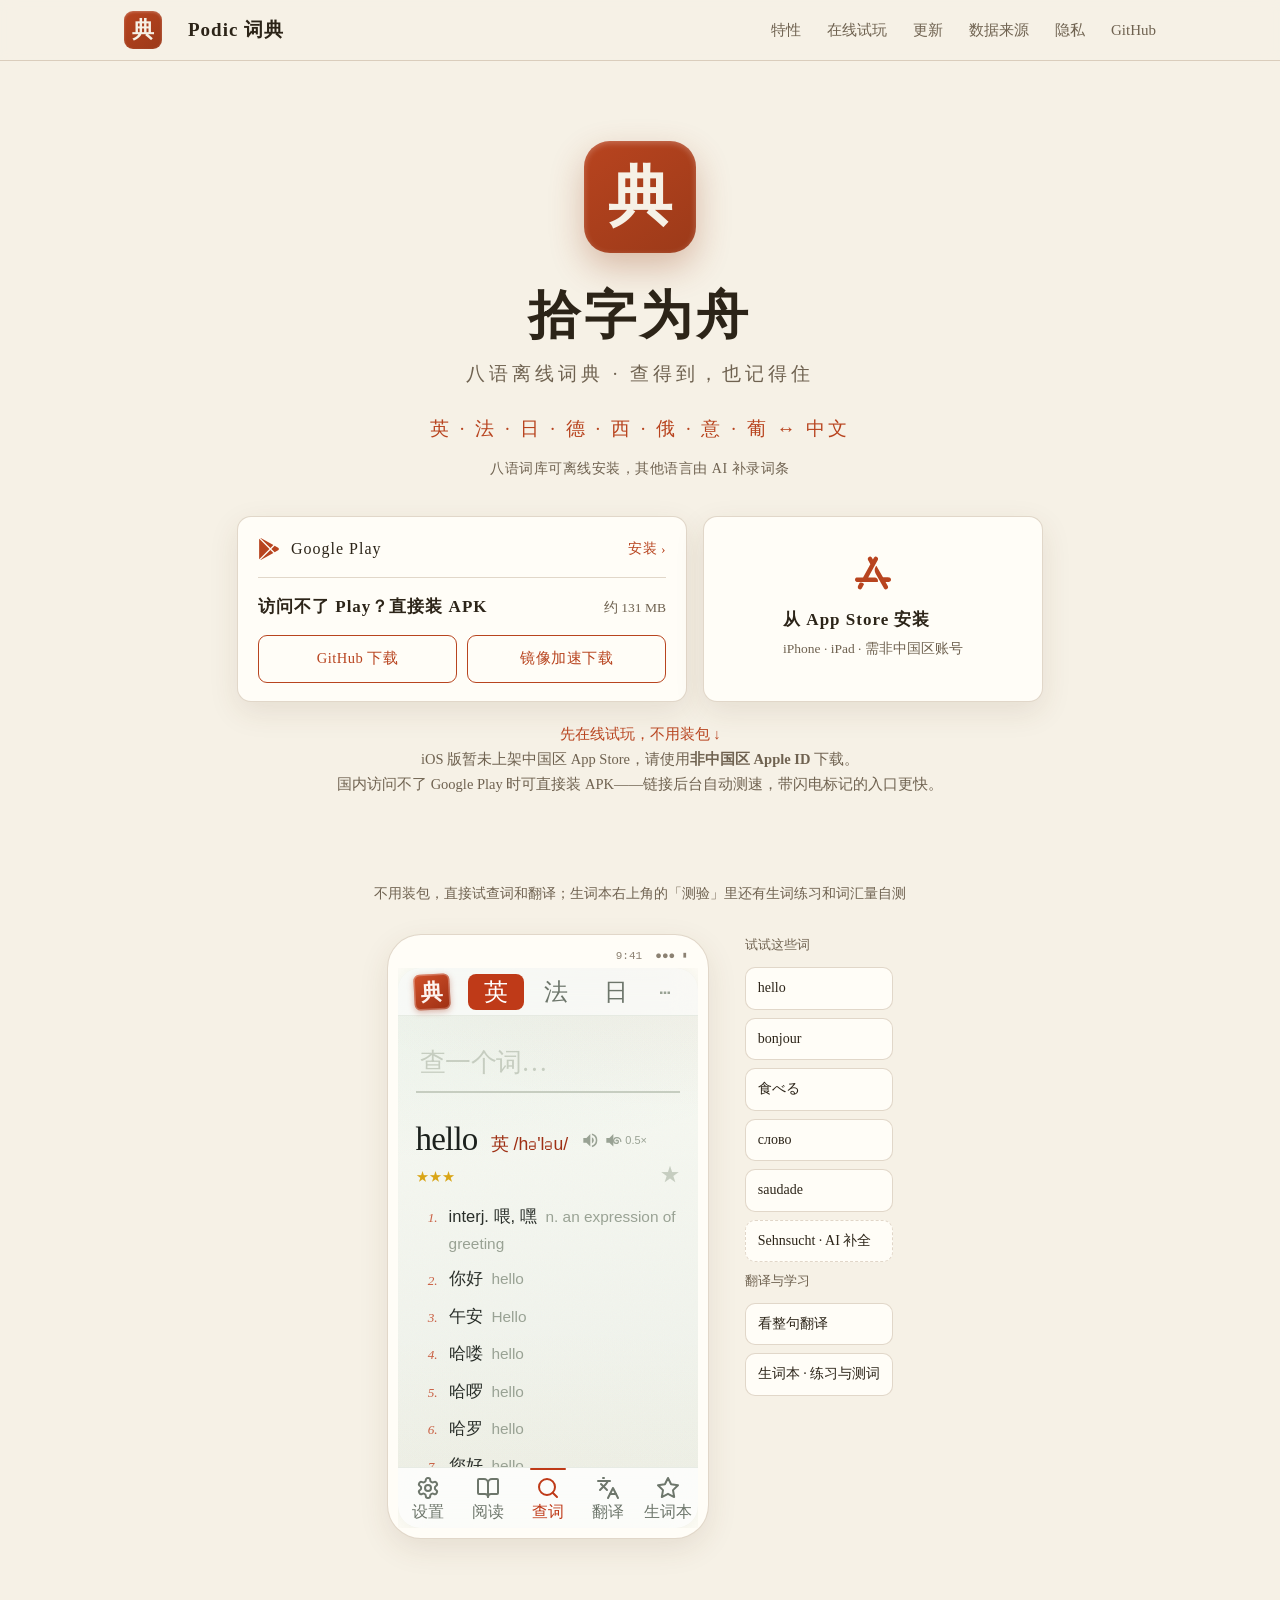
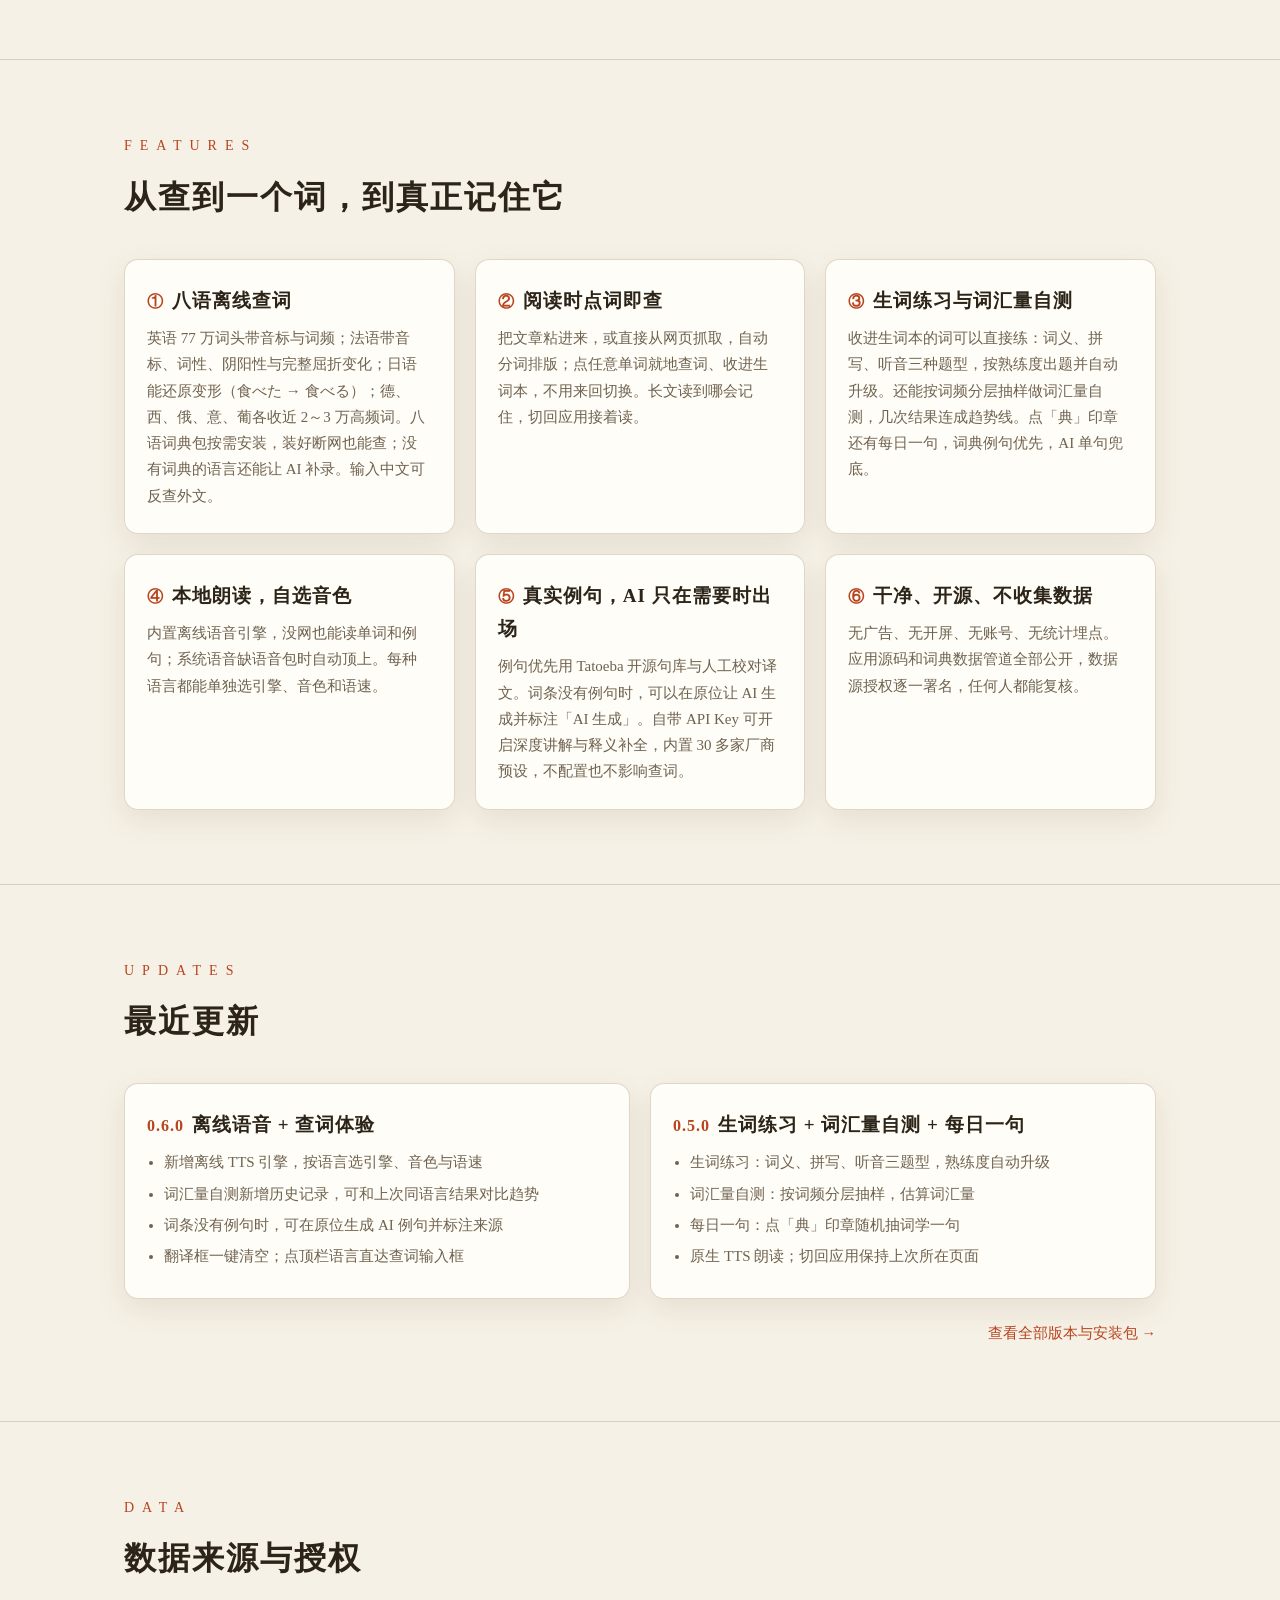
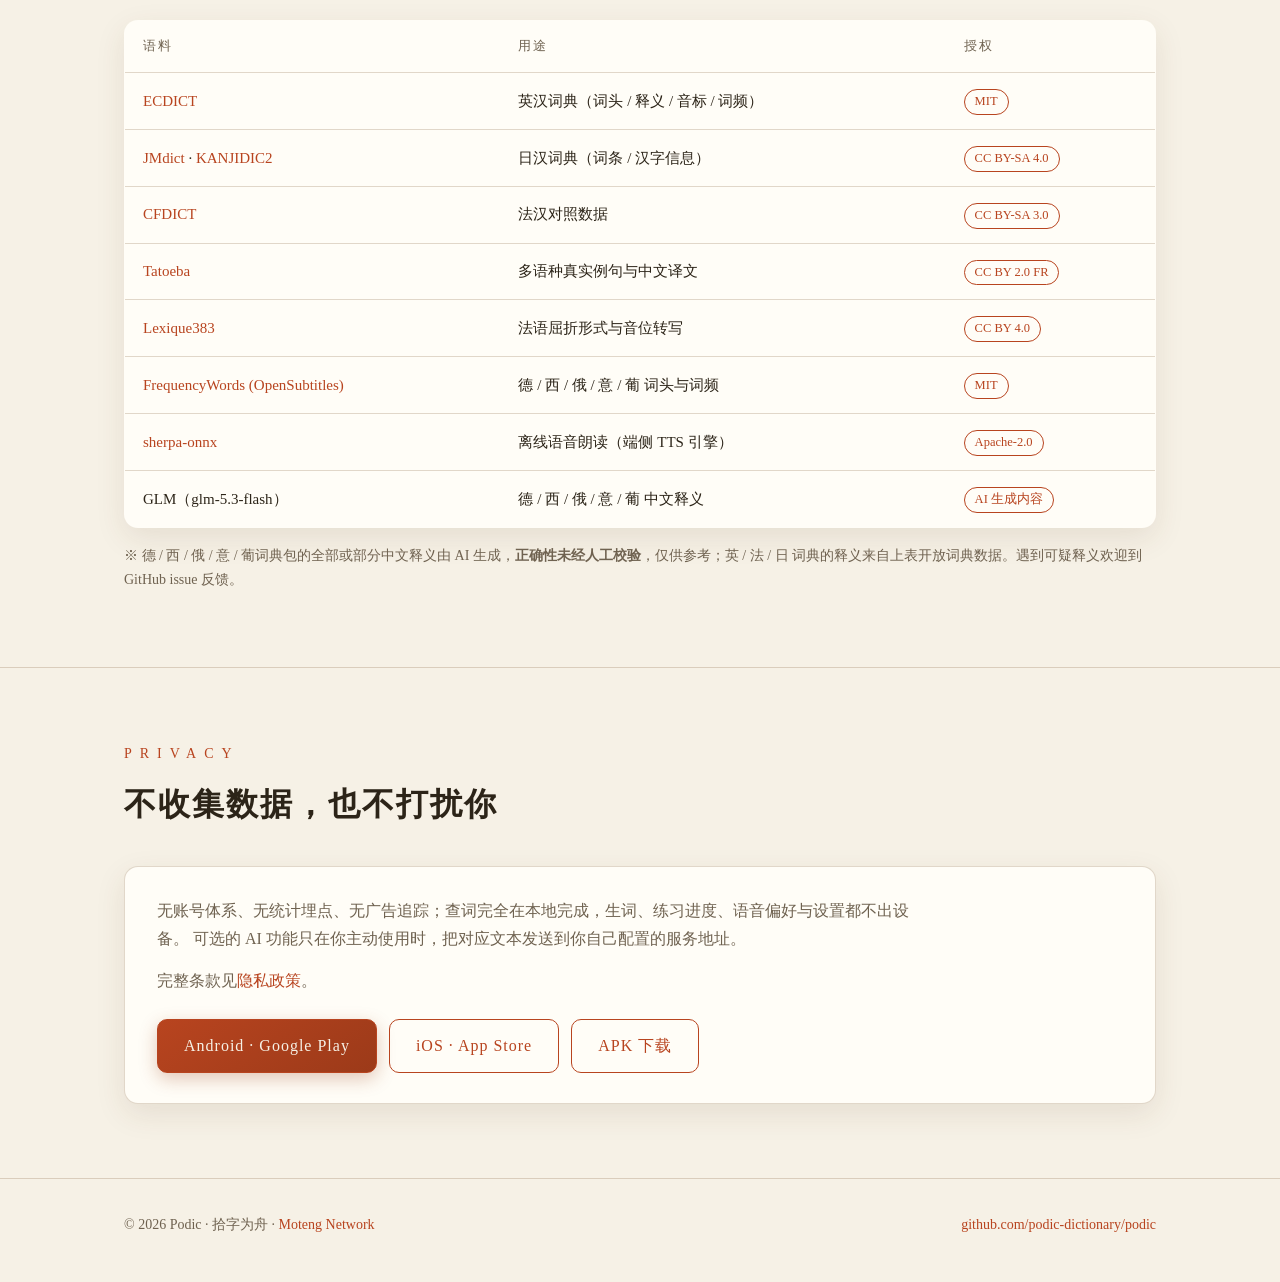
<file: index.html>
<!doctype html>
<html lang="zh-CN">
<head>
<meta charset="utf-8">
<meta name="viewport" content="width=device-width, initial-scale=1">
<title>Podic 词典 · 拾字为舟 — 八语离线词典、朗读、生词练习与词汇量自测</title>
<meta name="description" content="Podic 是一款干净清爽的开源词典：英、法、日、德、西、俄、意、葡八语离线查词，支持本地朗读、生词练习、词汇量自测与每日一句，例句来自真实语料，可选 AI 增强。无广告、无账号、不收集任何数据。Android 与 iOS 均可下载。">
<link rel="canonical" href="https://podic.oh-my-term.cn/">
<meta property="og:title" content="Podic 词典 · 拾字为舟 — 八语离线词典">
<meta property="og:description" content="八语离线查词、本地朗读、生词练习、词汇量自测与每日一句。无广告、无账号、不收集任何数据。">
<meta property="og:url" content="https://podic.oh-my-term.cn/">
<meta property="og:type" content="website">
<meta property="og:image" content="https://podic.oh-my-term.cn/assets/og.png">
<meta name="twitter:card" content="summary_large_image">
<meta name="twitter:image" content="https://podic.oh-my-term.cn/assets/og.png">
<meta name="theme-color" content="#f6f1e6">
<link rel="icon" type="image/png" href="assets/icon.png">
<style>
:root{
  --paper:#f6f1e6; --paper-2:#efe7d4; --ink:#2c2418; --ink-soft:#6f6250;
  --seal:#b8441f; --seal-deep:#9c3a19; --line:rgba(120,80,40,.22);
  --card:#fffdf7; --card-shadow:0 10px 30px rgba(90,60,30,.10);
}
@media (prefers-color-scheme: dark){
  :root{
    --paper:#171310; --paper-2:#1f1a15; --ink:#ece4d4; --ink-soft:#a4977f;
    --seal:#d4552a; --seal-deep:#b8441f; --line:rgba(210,170,120,.20);
    --card:#211b15; --card-shadow:0 10px 30px rgba(0,0,0,.45);
  }
}
*{margin:0;padding:0;box-sizing:border-box}
html{scroll-behavior:smooth}
body{
  font-family:"Noto Serif SC","Source Han Serif SC","Songti SC",STSong,Georgia,serif;
  background:
    radial-gradient(1200px 500px at 85% -10%, var(--paper-2), transparent 60%),
    var(--paper);
  color:var(--ink); line-height:1.75;
}
.wrap{max-width:1080px;margin:0 auto;padding:0 24px}
a{color:var(--seal);text-decoration:none}
a:hover{text-decoration:underline}

/* nav */
nav{position:sticky;top:0;z-index:9;backdrop-filter:blur(8px);
  background:color-mix(in srgb, var(--paper) 82%, transparent);border-bottom:1px solid var(--line)}
nav .wrap{display:flex;align-items:center;gap:26px;height:60px}
.seal{width:38px;height:38px;border-radius:9px;flex:none;
  background:linear-gradient(145deg,var(--seal),var(--seal-deep));
  color:#f6f1e6;display:flex;align-items:center;justify-content:center;
  font-size:22px;font-weight:700;box-shadow:inset 0 1px 3px rgba(255,255,255,.28)}
.brand{font-weight:700;font-size:19px;letter-spacing:1px;margin-right:auto}
nav a.item{color:var(--ink-soft);font-size:15px}
nav a.item:hover{color:var(--seal);text-decoration:none}
@media (max-width:640px){
  nav .wrap{gap:12px;height:56px}
  nav a.item{font-size:13.5px}
  nav a.item.secondary{display:none}
  .brand{display:none}
  .langs{font-size:16px;letter-spacing:1px;line-height:1.9}
}

/* hero：用 header.wrap 提高优先级，否则被 .wrap 的 padding 覆盖成 0 */
header.wrap{padding:80px 24px 64px;text-align:center}
@media (max-width:640px){header.wrap{padding:52px 24px 48px}}
.hero-seal{width:112px;height:112px;border-radius:26px;margin:0 auto 30px;
  background:linear-gradient(145deg,var(--seal),var(--seal-deep));
  color:#f6f1e6;display:flex;align-items:center;justify-content:center;font-size:64px;font-weight:700;
  box-shadow:0 14px 34px rgba(150,60,20,.30), inset 0 2px 6px rgba(255,255,255,.25)}
h1{font-size:52px;letter-spacing:4px;line-height:1.25}
h1 small{display:block;font-size:19px;color:var(--ink-soft);letter-spacing:4px;margin-top:14px;font-weight:400}
@media (max-width:640px){h1 small{font-size:16px;letter-spacing:2px}}
.langs{margin:26px 0 38px;color:var(--seal);font-size:19px;letter-spacing:3px}
.cta{display:flex;gap:16px;justify-content:center;flex-wrap:wrap;align-items:stretch}
.btn{display:inline-flex;align-items:center;gap:9px;padding:12px 26px;border-radius:10px;
  border:1.5px solid var(--seal);font-size:16px;letter-spacing:1px}
.btn.solid{background:linear-gradient(145deg,var(--seal),var(--seal-deep));color:#f6f1e6;
  box-shadow:0 6px 18px rgba(150,60,20,.28)}
.btn.solid:hover{text-decoration:none;transform:translateY(-1px)}
.btn.ghost{color:var(--seal)}
.btn.ghost:hover{background:color-mix(in srgb, var(--seal) 8%, transparent);text-decoration:none}
button.btn{font-family:inherit;cursor:pointer;background:none}
.ver{font:12.5px/1 ui-monospace,SFMono-Regular,Consolas,monospace;opacity:.85}
.ver:empty{display:none}
.cta-note{margin-top:20px;color:var(--ink-soft);font-size:14.5px}

/* 平台卡片：Google Play 卡（商店入口 + APK 备用下载）与 iOS 卡（App Store） */
.dl-card{width:100%;max-width:450px;background:var(--card);border:1px solid var(--line);
  border-radius:14px;box-shadow:var(--card-shadow);padding:18px 20px;text-align:left;
  display:flex;flex-direction:column}
.store-row{display:flex;align-items:center;gap:11px;width:100%;padding:0 0 14px;
  margin-bottom:14px;border:0;border-bottom:1px solid var(--line);background:none;
  color:var(--ink);font:inherit;font-size:16px;letter-spacing:1px;cursor:pointer;text-align:left}
.store-row:hover{color:var(--seal);text-decoration:none}
.store-row .icon{width:22px;height:22px;flex:none;color:var(--seal)}
.store-row .hint{margin-left:auto;color:var(--seal);font-size:13.5px;letter-spacing:.5px}
.ios-card{max-width:340px;display:flex;align-items:center;justify-content:center;gap:14px;
  color:var(--ink);text-decoration:none;padding:18px 24px}
.ios-card:hover{text-decoration:none;color:var(--seal);
  background:color-mix(in srgb, var(--seal) 5%, var(--card))}
.ios-card .icon{width:36px;height:36px;flex:none;color:var(--seal)}
.ios-card b{display:block;font-size:17px;letter-spacing:1px}
.ios-card span{color:var(--ink-soft);font-size:13.5px}
.dl-head{display:flex;align-items:baseline;justify-content:space-between;gap:12px;margin-bottom:14px}
.dl-head b{font-size:17px;letter-spacing:1px}
.dl-head span{color:var(--ink-soft);font-size:13.5px}
.dl-actions{display:flex;gap:10px;flex-wrap:wrap}
.dl-btn{display:inline-flex;align-items:center;justify-content:center;flex:1;gap:8px;padding:10px 16px;border-radius:9px;
  border:1.5px solid var(--seal);color:var(--seal);font-size:14.5px;letter-spacing:.5px;
  transition:background .15s,transform .15s;white-space:nowrap}
.dl-btn:hover{background:color-mix(in srgb, var(--seal) 8%, transparent);text-decoration:none;transform:translateY(-1px)}
.dl-btn.faster{order:-1;background:linear-gradient(145deg,var(--seal),var(--seal-deep));
  color:#f6f1e6;box-shadow:0 6px 18px rgba(150,60,20,.28)}
.dl-btn.faster:hover{background:linear-gradient(145deg,var(--seal),var(--seal-deep))}
.dl-btn .spd{display:none;flex:none}
.dl-btn.faster .spd{display:block}
.dl-btn.faster .spd .streak{animation:streak .5s ease-in-out infinite alternate}
@keyframes streak{from{opacity:.25;transform:translateX(-2px)}to{opacity:.95;transform:translateX(1px)}}

/* 在线试玩 */
.shots{padding:20px 0 90px}

/* sections */
section{padding:74px 0;border-top:1px solid var(--line)}
.kicker{color:var(--seal);letter-spacing:8px;font-size:14px;margin-bottom:10px}
h2{font-size:32px;letter-spacing:2px;margin-bottom:34px}

.grid{display:grid;grid-template-columns:repeat(3,1fr);gap:20px}
.grid.two{grid-template-columns:repeat(2,1fr)}
@media (max-width:760px){.grid,.grid.two{grid-template-columns:1fr}h1{font-size:38px}}
.card{background:var(--card);border:1px solid var(--line);border-radius:14px;
  padding:24px 22px;box-shadow:var(--card-shadow)}
.card h3{font-size:19px;margin-bottom:8px;letter-spacing:1px}
.card h3 em{font-style:normal;color:var(--seal);margin-right:8px;font-size:16px}
.card p{color:var(--ink-soft);font-size:15px}
.card ul{margin:0;padding-left:1.15em;color:var(--ink-soft);font-size:15px}
.card li{margin:5px 0}
.more{margin-top:22px;font-size:14.5px;text-align:right}
.endcta{display:flex;gap:12px;flex-wrap:wrap;margin-top:24px}

table{width:100%;border-collapse:collapse;background:var(--card);border:1px solid var(--line);
  border-radius:14px;overflow:hidden;box-shadow:var(--card-shadow)}
th,td{padding:14px 18px;text-align:left;font-size:15px;border-bottom:1px solid var(--line)}
th{color:var(--ink-soft);font-weight:400;letter-spacing:2px;font-size:13px}
tr:last-child td{border-bottom:none}
.tag{display:inline-block;padding:1px 10px;border-radius:99px;font-size:12.5px;
  border:1px solid var(--seal);color:var(--seal);white-space:nowrap}

.priv{background:var(--card);border:1px solid var(--line);border-radius:14px;
  padding:30px 32px;box-shadow:var(--card-shadow)}
.priv p{color:var(--ink-soft);max-width:760px}

footer{border-top:1px solid var(--line);padding:34px 0 44px;color:var(--ink-soft);font-size:14px}
footer .wrap{display:flex;justify-content:space-between;gap:16px;flex-wrap:wrap}

/* 可交互 demo：iframe 内嵌真实前端（./demo/），landing 只提供手机框与词条 chips */
.langs-note{margin:-26px 0 34px;color:var(--ink-soft);font-size:14px;letter-spacing:.5px}
.demo-hint{text-align:center;color:var(--ink-soft);font-size:14px;max-width:680px;margin:0 auto 18px}
.demo{display:flex;gap:36px;justify-content:center;align-items:flex-start;flex-wrap:wrap;padding:10px 0 30px}
.demo-phone{width:322px;border-radius:34px;padding:10px;background:var(--card);border:1px solid var(--line);
  box-shadow:var(--card-shadow);overflow:hidden}
.demo-status{font:11px/1 ui-monospace,monospace;color:var(--ink-soft);padding:6px 10px 6px;text-align:right;opacity:.8}
.demo-phone iframe{display:block;width:100%;height:560px;border:0;border-radius:22px;background:var(--card)}
.demo-side{max-width:200px}
.demo-side-t{font-size:13px;color:var(--ink-soft);margin:0 0 10px}
.chip{display:block;width:100%;margin-bottom:8px;padding:8px 12px;border-radius:10px;border:1px solid var(--line);
  background:var(--card);color:var(--ink);font:inherit;font-size:14px;text-align:left;cursor:pointer}
.chip:hover{border-color:var(--seal);color:var(--seal)}
.chip.ai{border-style:dashed}

</style>
</head>
<body>

<nav><div class="wrap">
  <div class="seal">典</div>
  <div class="brand">Podic 词典</div>
  <a class="item" href="#features">特性</a>
  <a class="item" href="#demo">在线试玩</a>
  <a class="item" href="#updates">更新</a>
  <a class="item secondary" href="#data">数据来源</a>
  <a class="item" href="#privacy">隐私</a>
  <a class="item" href="https://github.com/podic-dictionary/podic">GitHub</a>
</div></nav>

<header class="wrap">
  <div class="hero-seal">典</div>
  <h1>拾字为舟<small>八语离线词典 · 查得到，也记得住</small></h1>
  <div class="langs">英 · 法 · 日 · 德 · 西 · 俄 · 意 · 葡 ↔ 中文</div>
  <p class="langs-note">八语词库可离线安装，其他语言由 AI 补录词条</p>
  <div class="cta">
    <div class="dl-card">
      <a class="store-row" href="https://play.google.com/store/apps/details?id=com.felix021.podic">
        <svg class="icon" viewBox="0 0 24 24" fill="currentColor" aria-hidden="true"><path d="M22.018 13.298l-3.919 2.218-3.515-3.493 3.543-3.521 3.891 2.202a1.49 1.49 0 0 1 0 2.594zM1.337.924a1.486 1.486 0 0 0-.112.568v21.017c0 .217.045.419.124.6l11.155-11.087L1.337.924zm12.207 10.065l3.258-3.238L3.45.195a1.466 1.466 0 0 0-.946-.179l11.04 10.973zm0 2.067l-11 10.933c.298.036.612-.016.906-.183l13.324-7.54-3.23-3.21z"/></svg>
        Google Play<span class="hint">安装 ›</span>
      </a>
      <div class="dl-head">
        <b>访问不了 Play？直接装 APK</b>
        <span><span class="ver" data-release-version></span>约 <span data-release-size>131</span> MB</span>
      </div>
      <div class="dl-actions">
        <a class="dl-btn" data-release-asset href="https://github.com/podic-dictionary/podic/releases/latest"
           title="GitHub 官方直链">GitHub 下载<svg class="spd" viewBox="0 0 30 16" width="26" height="14" aria-hidden="true"><g class="streak" fill="none" stroke="currentColor" stroke-width="1.6" stroke-linecap="round"><path d="M11 5H6"/><path d="M10 8.5H4.5"/><path d="M11 12H7"/></g><path d="M23 1l-8 8h4.2L16.7 15 25 7h-4.2z" fill="currentColor"/></svg></a>
        <a class="dl-btn" data-release-mirror href="https://github.com/podic-dictionary/podic/releases/latest"
           title="ghproxy 镜像加速">镜像加速下载<svg class="spd" viewBox="0 0 30 16" width="26" height="14" aria-hidden="true"><g class="streak" fill="none" stroke="currentColor" stroke-width="1.6" stroke-linecap="round"><path d="M11 5H6"/><path d="M10 8.5H4.5"/><path d="M11 12H7"/></g><path d="M23 1l-8 8h4.2L16.7 15 25 7h-4.2z" fill="currentColor"/></svg></a>
      </div>
    </div>
    <a class="dl-card ios-card" href="https://apps.apple.com/app/podic-dictionary/id6814098026">
      <svg class="icon" viewBox="0 0 24 24" fill="currentColor" aria-hidden="true"><path d="M8.8086 14.9194l6.1107-11.0368c.0837-.1513.1682-.302.2437-.4584.0685-.142.1267-.2854.1646-.4403.0803-.3259.0588-.6656-.066-.9767-.1238-.3095-.3417-.5678-.6201-.7355a1.4175 1.4175 0 0 0-.921-.1924c-.3207.043-.6135.1935-.8443.4288-.1094.1118-.1996.2361-.2832.369-.092.1463-.175.2979-.259.4492l-.3864.6979-.3865-.6979c-.0837-.1515-.1667-.303-.2587-.4492-.0837-.1329-.1739-.2572-.2835-.369-.2305-.2353-.5233-.3857-.844-.429a1.4181 1.4181 0 0 0-.921.1926c-.2784.1677-.4964.426-.6203.7355-.1246.311-.1461.6508-.066.9767.038.155.0962.2984.1648.4403.0753.1564.1598.307.2437.4584l1.248 2.2543-4.8625 8.7825H2.0295c-.1676 0-.3351-.0007-.5026.0092-.1522.009-.3004.0284-.448.0714-.3108.0906-.5822.2798-.7783.548-.195.2665-.3006.5929-.3006.9279 0 .3352.1057.6612.3006.9277.196.2683.4675.4575.7782.548.1477.043.296.0623.4481.0715.1675.01.335.009.5026.009h13.0974c.0171-.0357.059-.1294.1-.2697.415-1.4151-.6156-2.843-2.0347-2.843zM3.113 18.5418l-.7922 1.5008c-.0818.1553-.1644.31-.2384.4705-.067.1458-.124.293-.1611.452-.0785.3346-.0576.6834.0645 1.0029.1212.3175.3346.583.607.7549.2727.172.5891.2416.9013.1975.3139-.044.6005-.1986.8263-.4402.1072-.1148.1954-.2424.2772-.3787.0902-.1503.1714-.3059.2535-.4612L6 19.4636c-.0896-.149-.9473-1.4704-2.887-.9218m20.5861-3.0056a1.4707 1.4707 0 0 0-.779-.5407c-.1476-.0425-.2961-.0616-.4483-.0705-.1678-.0099-.3352-.0091-.503-.0091H18.648l-4.3891-7.817c-.6655.7005-.9632 1.485-1.0773 2.1976-.1655 1.0333.0367 2.0934.546 3.0004l5.2741 9.3933c.084.1494.167.299.2591.4435.0837.131.1739.2537.2836.364.231.2323.5238.3809.8449.4232.3192.0424.643-.0244.9217-.1899.2784-.1653.4968-.4204.621-.7257.1246-.3072.146-.6425.0658-.9641-.0381-.1529-.0962-.2945-.165-.4346-.0753-.1543-.1598-.303-.2438-.4524l-1.216-2.1662h1.596c.1677 0 .3351.0009.5029-.009.1522-.009.3007-.028.4483-.0705a1.4707 1.4707 0 0 0 .779-.5407A1.5386 1.5386 0 0 0 24 16.452a1.539 1.539 0 0 0-.3009-.9158Z"/></svg>
      <div><b>从 App Store 安装</b><span>iPhone · iPad · 需非中国区账号</span></div>
    </a>
  </div>
  <p class="cta-note">
    <a href="#demo">先在线试玩，不用装包 ↓</a><br>
    iOS 版暂未上架中国区 App Store，请使用<b>非中国区 Apple ID</b> 下载。<br>
    国内访问不了 Google Play 时可直接装 APK——链接后台自动测速，带闪电标记的入口更快。
  </p>
</header>

<!-- 可交互 demo：iframe 内嵌真实前端（mock 后端，预置词条），chips 控制深链接 -->
<div id="demo" class="shots wrap">
  <div class="demo-hint">不用装包，直接试查词和翻译；生词本右上角的「测验」里还有生词练习和词汇量自测</div>
  <div class="demo">
    <div class="demo-phone">
      <div class="demo-status">9:41&nbsp;&nbsp;●●●&nbsp;▮</div>
      <iframe id="demoFrame" src="./demo/#/search?q=hello&amp;lang=en" title="Podic 界面演示"></iframe>
    </div>
    <div class="demo-side">
      <p class="demo-side-t">试试这些词</p>
      <button class="chip" data-q="hello" data-lang="en">hello</button>
      <button class="chip" data-q="bonjour" data-lang="fr">bonjour</button>
      <button class="chip" data-q="食べる" data-lang="ja">食べる</button>
      <button class="chip" data-q="слово" data-lang="ru">слово</button>
      <button class="chip" data-q="saudade" data-lang="pt">saudade</button>
      <button class="chip ai" data-q="Sehnsucht" data-lang="de">Sehnsucht · AI 补全</button>
      <p class="demo-side-t">翻译与学习</p>
      <button class="chip" data-text="Life is like reading a dictionary.">看整句翻译</button>
      <button class="chip" data-hash="#/favorites">生词本 · 练习与测词</button>
    </div>
  </div>
</div>

<section id="features"><div class="wrap">
  <div class="kicker">FEATURES</div>
  <h2>从查到一个词，到真正记住它</h2>
  <div class="grid">
    <div class="card"><h3><em>①</em>八语离线查词</h3>
      <p>英语 77 万词头带音标与词频；法语带音标、词性、阴阳性与完整屈折变化；日语能还原变形（食べた → 食べる）；德、西、俄、意、葡各收近 2～3 万高频词。八语词典包按需安装，装好断网也能查；没有词典的语言还能让 AI 补录。输入中文可反查外文。</p></div>
    <div class="card"><h3><em>②</em>阅读时点词即查</h3>
      <p>把文章粘进来，或直接从网页抓取，自动分词排版；点任意单词就地查词、收进生词本，不用来回切换。长文读到哪会记住，切回应用接着读。</p></div>
    <div class="card"><h3><em>③</em>生词练习与词汇量自测</h3>
      <p>收进生词本的词可以直接练：词义、拼写、听音三种题型，按熟练度出题并自动升级。还能按词频分层抽样做词汇量自测，几次结果连成趋势线。点「典」印章还有每日一句，词典例句优先，AI 单句兜底。</p></div>
    <div class="card"><h3><em>④</em>本地朗读，自选音色</h3>
      <p>内置离线语音引擎，没网也能读单词和例句；系统语音缺语音包时自动顶上。每种语言都能单独选引擎、音色和语速。</p></div>
    <div class="card"><h3><em>⑤</em>真实例句，AI 只在需要时出场</h3>
      <p>例句优先用 Tatoeba 开源句库与人工校对译文。词条没有例句时，可以在原位让 AI 生成并标注「AI 生成」。自带 API Key 可开启深度讲解与释义补全，内置 30 多家厂商预设，不配置也不影响查词。</p></div>
    <div class="card"><h3><em>⑥</em>干净、开源、不收集数据</h3>
      <p>无广告、无开屏、无账号、无统计埋点。应用源码和词典数据管道全部公开，数据源授权逐一署名，任何人都能复核。</p></div>
  </div>
</div></section>

<section id="updates"><div class="wrap">
  <div class="kicker">UPDATES</div>
  <h2>最近更新</h2>
  <div class="grid two">
    <div class="card"><h3><em>0.6.0</em>离线语音 + 查词体验</h3>
      <ul>
        <li>新增离线 TTS 引擎，按语言选引擎、音色与语速</li>
        <li>词汇量自测新增历史记录，可和上次同语言结果对比趋势</li>
        <li>词条没有例句时，可在原位生成 AI 例句并标注来源</li>
        <li>翻译框一键清空；点顶栏语言直达查词输入框</li>
      </ul></div>
    <div class="card"><h3><em>0.5.0</em>生词练习 + 词汇量自测 + 每日一句</h3>
      <ul>
        <li>生词练习：词义、拼写、听音三题型，熟练度自动升级</li>
        <li>词汇量自测：按词频分层抽样，估算词汇量</li>
        <li>每日一句：点「典」印章随机抽词学一句</li>
        <li>原生 TTS 朗读；切回应用保持上次所在页面</li>
      </ul></div>
  </div>
  <p class="more"><a href="https://github.com/podic-dictionary/podic/releases">查看全部版本与安装包 →</a></p>
</div></section>

<section id="data"><div class="wrap">
  <div class="kicker">DATA</div>
  <h2>数据来源与授权</h2>
  <table>
    <tr><th>语料</th><th>用途</th><th>授权</th></tr>
    <tr><td><a href="https://github.com/skywind3000/ECDICT">ECDICT</a></td><td>英汉词典（词头 / 释义 / 音标 / 词频）</td><td><span class="tag">MIT</span></td></tr>
    <tr><td><a href="https://www.edrdg.org/jmdict/j_jmdict.html">JMdict</a> · <a href="https://www.edrdg.org/wiki/index.php/KANJIDIC_Project">KANJIDIC2</a></td><td>日汉词典（词条 / 汉字信息）</td><td><span class="tag">CC BY-SA 4.0</span></td></tr>
    <tr><td><a href="https://chine.in/mandarin/cfdict/">CFDICT</a></td><td>法汉对照数据</td><td><span class="tag">CC BY-SA 3.0</span></td></tr>
    <tr><td><a href="https://tatoeba.org">Tatoeba</a></td><td>多语种真实例句与中文译文</td><td><span class="tag">CC BY 2.0 FR</span></td></tr>
    <tr><td><a href="http://www.lexique.org">Lexique383</a></td><td>法语屈折形式与音位转写</td><td><span class="tag">CC BY 4.0</span></td></tr>
    <tr><td><a href="https://github.com/hermitdave/FrequencyWords">FrequencyWords (OpenSubtitles)</a></td><td>德 / 西 / 俄 / 意 / 葡 词头与词频</td><td><span class="tag">MIT</span></td></tr>
    <tr><td><a href="https://github.com/k2-fsa/sherpa-onnx">sherpa-onnx</a></td><td>离线语音朗读（端侧 TTS 引擎）</td><td><span class="tag">Apache-2.0</span></td></tr>
    <tr><td>GLM（glm-5.3-flash）</td><td>德 / 西 / 俄 / 意 / 葡 中文释义</td><td><span class="tag">AI 生成内容</span></td></tr>
  </table>
  <p style="margin-top:16px;font-size:14px;color:var(--ink-soft)">※ 德 / 西 / 俄 / 意 / 葡词典包的全部或部分中文释义由 AI 生成，<b>正确性未经人工校验</b>，仅供参考；英 / 法 / 日 词典的释义来自上表开放词典数据。遇到可疑释义欢迎到 GitHub issue 反馈。</p>
</div></section>

<section id="privacy"><div class="wrap">
  <div class="kicker">PRIVACY</div>
  <h2>不收集数据，也不打扰你</h2>
  <div class="priv">
    <p>无账号体系、无统计埋点、无广告追踪；查词完全在本地完成，生词、练习进度、语音偏好与设置都不出设备。
       可选的 AI 功能只在你主动使用时，把对应文本发送到你自己配置的服务地址。</p>
    <p style="margin-top:14px">完整条款见<a href="/privacy.html">隐私政策</a>。</p>
    <div class="endcta">
      <a class="btn solid" href="https://play.google.com/store/apps/details?id=com.felix021.podic">Android · Google Play</a>
      <a class="btn ghost" href="https://apps.apple.com/app/podic-dictionary/id6814098026">iOS · App Store</a>
      <a class="btn ghost" href="https://github.com/podic-dictionary/podic/releases/latest">APK 下载</a>
    </div>
  </div>
</div></section>

<footer><div class="wrap">
  <div>© 2026 Podic · 拾字为舟 · <a href="https://oh-my-term.cn/">Moteng Network</a></div>
  <div><a href="https://github.com/podic-dictionary/podic">github.com/podic-dictionary/podic</a></div>
</div></footer>

<script>
'use strict';
// ===== 可交互 demo：chips 通过 hash 深链接控制 iframe 内的真实前端 =====
(() => {
  const frame = document.getElementById('demoFrame');
  const nav = (hash) => { frame.contentWindow.location.hash = hash; };
  document.querySelectorAll('.chip').forEach((x) => {
    x.onclick = () => {
      if (x.dataset.text) nav('#/translate?text=' + encodeURIComponent(x.dataset.text));
      else if (x.dataset.hash) nav(x.dataset.hash);
      else nav('#/search?q=' + encodeURIComponent(x.dataset.q) + '&lang=' + (x.dataset.lang || 'en'));
    };
  });
})();
// ===== /demo =====

// 下载链路：拉 latest release 回填版本号 / APK 直链 / 体积，并给 GitHub
// 直链与 ghproxy 系镜像竞速，谁先返回响应头谁当默认下载按钮。任何失败
// 都保持 releases/latest 兜底链接（不拼文件名，tag 内嵌版本易漂移）。
(async () => {
  try {
    const res = await fetch('https://api.github.com/repos/podic-dictionary/podic/releases/latest',
        {headers: {Accept: 'application/vnd.github+json'}});
    if (!res.ok) return;
    const data = await res.json();
    if (!data || typeof data.tag_name !== 'string') return;
    document.querySelectorAll('[data-release-version]').forEach((el) => {
      el.textContent = data.tag_name + ' · ';
    });
    const asset = (data.assets || []).find(a => /\.apk$/i.test(a.name));
    if (!asset) return;
    const githubBtn = document.querySelector('[data-release-asset]');
    const mirrorBtn = document.querySelector('[data-release-mirror]');
    githubBtn.href = asset.browser_download_url;
    document.querySelectorAll('[data-release-size]').forEach((el) => {
      el.textContent = Math.round(asset.size / 1048576);
    });
    // 镜像按钮先给 ghproxy.net 兜底；竞速冠军出炉后再改指胜出域名。
    const MIRROR_PREFIXES = ['https://ghproxy.net/', 'https://gh-proxy.com/',
        'https://ghfast.top/'];  // 2026-09 实测可用；mirror.ghproxy.com 已失效
    mirrorBtn.href = MIRROR_PREFIXES[0] + asset.browser_download_url;
    // no-cors 探测：拿不到状态码也拿不到 body，abort 挡住下载，流量只有
    // 一个 RTT。结果按到达顺序返回（[0] 为冠军），首个到达后给 300ms 宽限
    // 看有无并列，随后掐掉其余收榜；全灭则返回空数组。
    const raceLinks = (candidates) => new Promise((resolve) => {
      const racers = candidates.map(c => ({ ...c, ctrl: new AbortController() }));
      const arrived = [];
      let done = false;
      const finish = () => {
        if (done) return;
        done = true;
        racers.forEach(r => r.ctrl.abort());
        resolve(arrived);
      };
      racers.forEach((r) => {
        const started = performance.now();
        fetch(r.url, { mode: 'no-cors', cache: 'no-store', signal: r.ctrl.signal })
            .then(() => {
              if (done || r.ms != null) return;
              r.ms = Math.round(performance.now() - started);
              arrived.push(r);
              if (arrived.length === 1) setTimeout(finish, 300);
            })
            .catch(() => {});
      });
      setTimeout(finish, 4800);
    });
    const results = await raceLinks([{ url: asset.browser_download_url }].concat(
        MIRROR_PREFIXES.map(prefix => ({ prefix, url: prefix + asset.browser_download_url }))));
    // 悬停提示写实测耗时；镜像按钮指向最快的镜像域名。
    const githubHit = results.find(r => !r.prefix);
    const mirrorHit = results.find(r => r.prefix);
    githubBtn.title = 'GitHub 官方直链' +
        (githubHit ? ` · 实测响应 ${githubHit.ms}ms` : '');
    if (mirrorHit) {
      mirrorBtn.href = mirrorHit.prefix + asset.browser_download_url;
      mirrorBtn.title = `ghproxy 镜像加速（${new URL(mirrorHit.prefix).host}）` +
          ` · 实测响应 ${mirrorHit.ms}ms`;
    } else {
      mirrorBtn.title = 'ghproxy 镜像加速';
    }
    if (results[0]) {
      // 冠军：排到最前、换实心样式、亮出闪电尾巴。
      const winnerBtn = results[0].prefix ? mirrorBtn : githubBtn;
      winnerBtn.classList.add('faster');
      winnerBtn.title += ' · 当前最快';
    }
  } catch (_) { /* 保持 releases/latest 兜底链接 */ }
})();
</script>

</body>
</html>
</file>
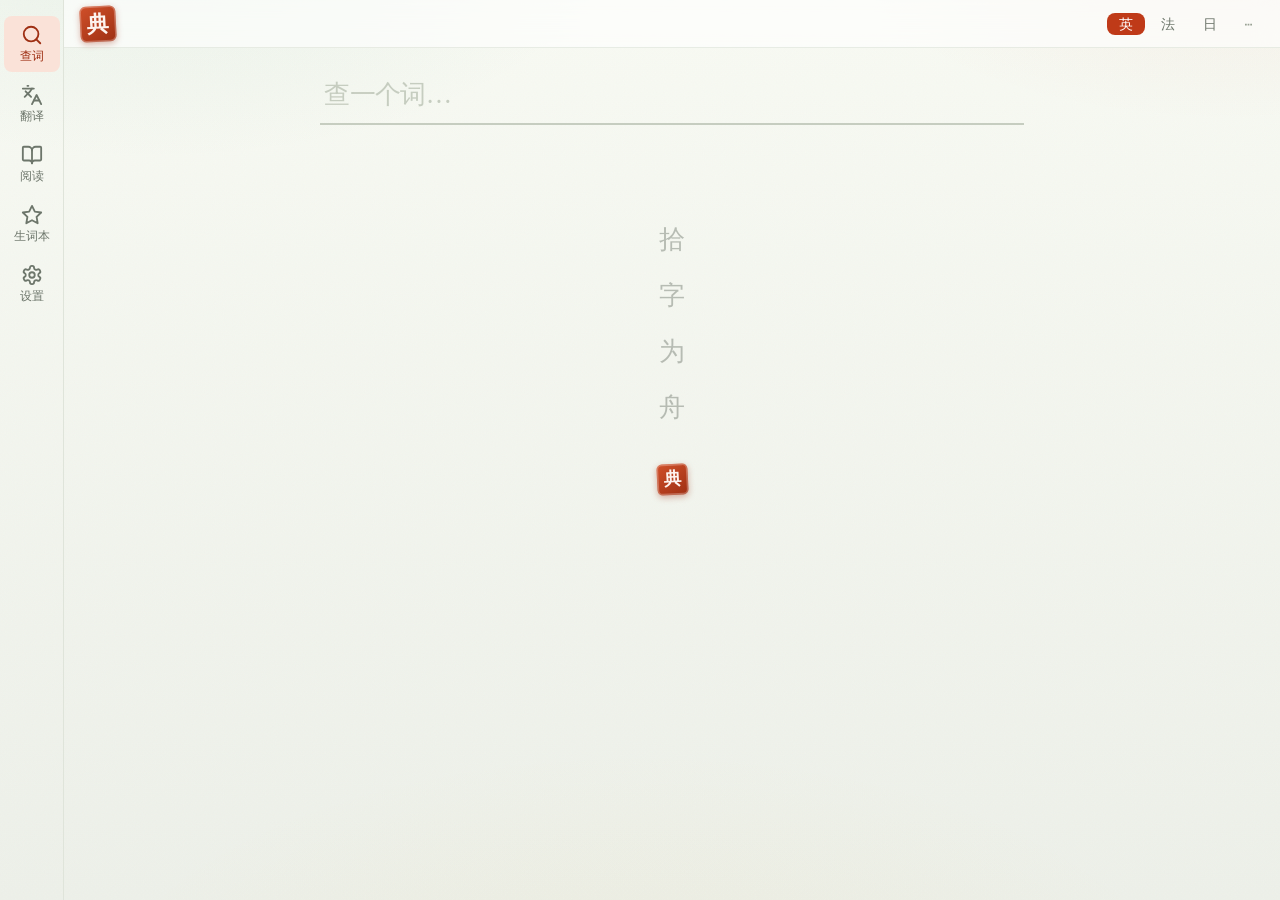
<file: demo/index.html>
<!doctype html>
<html lang="zh-CN">
  <head>
    <meta charset="UTF-8" />
    <meta name="viewport" content="width=device-width, initial-scale=1.0" />
    <meta name="theme-color" media="(prefers-color-scheme: light)" content="#bf3a18" />
    <meta name="theme-color" media="(prefers-color-scheme: dark)" content="#11150f" />
    <link rel="icon" href="./favicon.svg" type="image/svg+xml" />
    <link rel="apple-touch-icon" href="./apple-touch-icon.png" />
    <link rel="manifest" href="./manifest.webmanifest" />
    <title>Podic 词典</title>
    <script src="./mock.js"></script>
  <script type="module" crossorigin src="./assets/index-CSyrny0J.js"></script>
    <link rel="stylesheet" crossorigin href="./assets/index-BrHQKcl1.css">
  </head>
  <body>
    <div id="root"></div>
  </body>
</html>
</file>
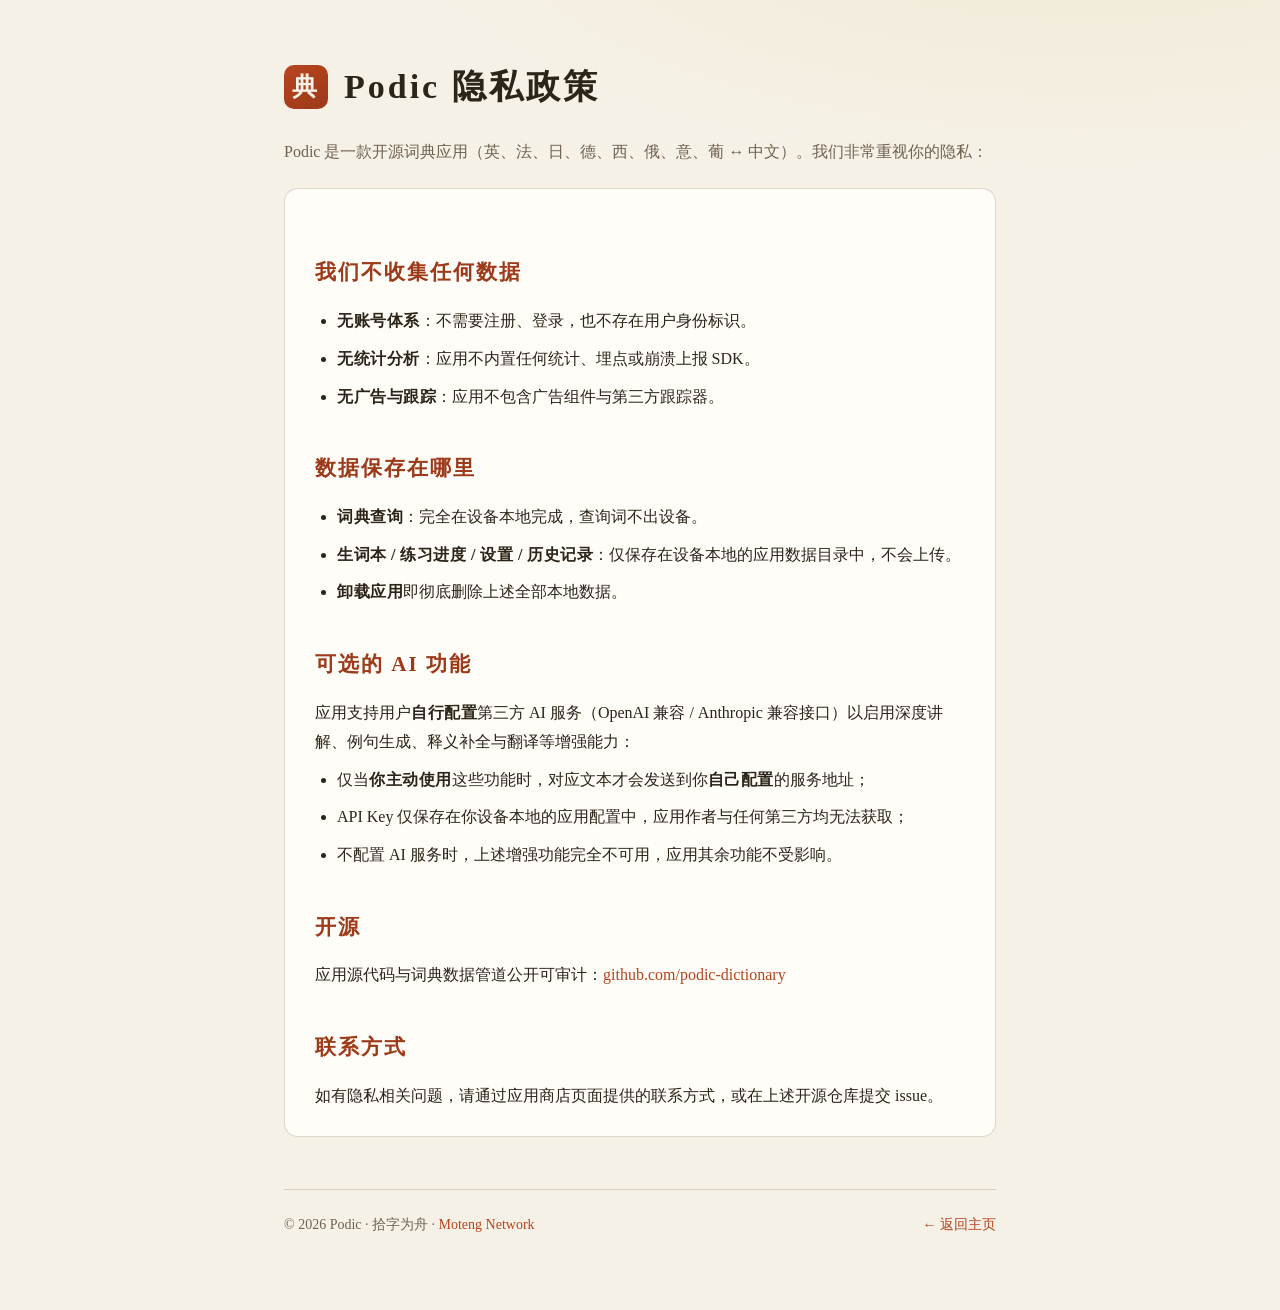
<file: privacy.html>
<!doctype html>
<html lang="zh-CN">
<head>
<meta charset="utf-8">
<meta name="viewport" content="width=device-width, initial-scale=1">
<title>隐私政策 · Podic 词典</title>
<meta name="description" content="Podic 词典隐私政策：不收集任何数据。无账号、无统计、无广告；查词完全离线，数据只保存在设备上。">
<link rel="icon" type="image/png" href="assets/icon.png">
<style>
:root{
  --paper:#f6f1e6; --paper-2:#efe7d4; --ink:#2c2418; --ink-soft:#6f6250;
  --seal:#b8441f; --seal-deep:#9c3a19; --line:rgba(120,80,40,.22); --card:#fffdf7;
}
@media (prefers-color-scheme: dark){
  :root{
    --paper:#171310; --paper-2:#1f1a15; --ink:#ece4d4; --ink-soft:#a4977f;
    --seal:#d4552a; --seal-deep:#b8441f; --line:rgba(210,170,120,.20); --card:#211b15;
  }
}
*{margin:0;padding:0;box-sizing:border-box}
body{
  font-family:"Noto Serif SC","Source Han Serif SC","Songti SC",STSong,Georgia,serif;
  background:radial-gradient(1200px 500px at 85% -10%, var(--paper-2), transparent 60%), var(--paper);
  color:var(--ink); line-height:1.85;
}
.wrap{max-width:760px;margin:0 auto;padding:56px 24px 72px}
h1{font-size:34px;letter-spacing:3px;display:flex;align-items:center;gap:16px}
.seal{width:44px;height:44px;border-radius:10px;flex:none;
  background:linear-gradient(145deg,var(--seal),var(--seal-deep));color:#f6f1e6;
  display:flex;align-items:center;justify-content:center;font-size:25px;font-weight:700}
.lead{color:var(--ink-soft);margin:18px 0 8px}
h2{font-size:21px;letter-spacing:2px;margin:38px 0 14px;color:var(--seal-deep)}
@media (prefers-color-scheme: dark){ h2{color:var(--seal)} }
ul{padding-left:22px}
li{margin:8px 0}
strong{letter-spacing:.5px}
a{color:var(--seal);text-decoration:none}
a:hover{text-decoration:underline}
.card{background:var(--card);border:1px solid var(--line);border-radius:14px;padding:26px 30px;margin-top:22px}
code{font-family:ui-monospace,monospace;font-size:14px;
  background:color-mix(in srgb, var(--seal) 9%, transparent);padding:2px 8px;border-radius:6px}
footer{margin-top:52px;border-top:1px solid var(--line);padding-top:22px;
  color:var(--ink-soft);font-size:14px;display:flex;justify-content:space-between;gap:14px;flex-wrap:wrap}
</style>
</head>
<body>
<div class="wrap">
  <h1><span class="seal">典</span>Podic 隐私政策</h1>
  <p class="lead">Podic 是一款开源词典应用（英、法、日、德、西、俄、意、葡 ↔ 中文）。我们非常重视你的隐私：</p>

  <div class="card">
    <h2>我们不收集任何数据</h2>
    <ul>
      <li><strong>无账号体系</strong>：不需要注册、登录，也不存在用户身份标识。</li>
      <li><strong>无统计分析</strong>：应用不内置任何统计、埋点或崩溃上报 SDK。</li>
      <li><strong>无广告与跟踪</strong>：应用不包含广告组件与第三方跟踪器。</li>
    </ul>

    <h2>数据保存在哪里</h2>
    <ul>
      <li><strong>词典查询</strong>：完全在设备本地完成，查询词不出设备。</li>
      <li><strong>生词本 / 练习进度 / 设置 / 历史记录</strong>：仅保存在设备本地的应用数据目录中，不会上传。</li>
      <li><strong>卸载应用</strong>即彻底删除上述全部本地数据。</li>
    </ul>

    <h2>可选的 AI 功能</h2>
    <p>应用支持用户<strong>自行配置</strong>第三方 AI 服务（OpenAI 兼容 / Anthropic 兼容接口）以启用深度讲解、例句生成、释义补全与翻译等增强能力：</p>
    <ul>
      <li>仅当<strong>你主动使用</strong>这些功能时，对应文本才会发送到你<strong>自己配置</strong>的服务地址；</li>
      <li>API Key 仅保存在你设备本地的应用配置中，应用作者与任何第三方均无法获取；</li>
      <li>不配置 AI 服务时，上述增强功能完全不可用，应用其余功能不受影响。</li>
    </ul>

    <h2>开源</h2>
    <p>应用源代码与词典数据管道公开可审计：<a href="https://github.com/podic-dictionary">github.com/podic-dictionary</a></p>

    <h2>联系方式</h2>
    <p>如有隐私相关问题，请通过应用商店页面提供的联系方式，或在上述开源仓库提交 issue。</p>
  </div>

  <footer>
    <span>© 2026 Podic · 拾字为舟 · <a href="https://oh-my-term.cn/">Moteng Network</a></span>
    <span><a href="/">← 返回主页</a></span>
  </footer>
</div>
</body>
</html>
</file>
<file: demo/assets/index-BrHQKcl1.css>
@layer properties{@supports (((-webkit-hyphens:none)) and (not (margin-trim:inline))) or ((-moz-orient:inline) and (not (color:rgb(from red r g b)))){*,:before,:after,::backdrop{--tw-translate-x:0;--tw-translate-y:0;--tw-translate-z:0;--tw-rotate-x:initial;--tw-rotate-y:initial;--tw-rotate-z:initial;--tw-skew-x:initial;--tw-skew-y:initial;--tw-space-y-reverse:0;--tw-divide-y-reverse:0;--tw-border-style:solid;--tw-leading:initial;--tw-font-weight:initial;--tw-tracking:initial;--tw-ordinal:initial;--tw-slashed-zero:initial;--tw-numeric-figure:initial;--tw-numeric-spacing:initial;--tw-numeric-fraction:initial;--tw-shadow:0 0 #0000;--tw-shadow-color:initial;--tw-shadow-alpha:100%;--tw-inset-shadow:0 0 #0000;--tw-inset-shadow-color:initial;--tw-inset-shadow-alpha:100%;--tw-ring-color:initial;--tw-ring-shadow:0 0 #0000;--tw-inset-ring-color:initial;--tw-inset-ring-shadow:0 0 #0000;--tw-ring-inset:initial;--tw-ring-offset-width:0px;--tw-ring-offset-color:#fff;--tw-ring-offset-shadow:0 0 #0000;--tw-blur:initial;--tw-brightness:initial;--tw-contrast:initial;--tw-grayscale:initial;--tw-hue-rotate:initial;--tw-invert:initial;--tw-opacity:initial;--tw-saturate:initial;--tw-sepia:initial;--tw-drop-shadow:initial;--tw-drop-shadow-color:initial;--tw-drop-shadow-alpha:100%;--tw-drop-shadow-size:initial;--tw-backdrop-blur:initial;--tw-backdrop-brightness:initial;--tw-backdrop-contrast:initial;--tw-backdrop-grayscale:initial;--tw-backdrop-hue-rotate:initial;--tw-backdrop-invert:initial;--tw-backdrop-opacity:initial;--tw-backdrop-saturate:initial;--tw-backdrop-sepia:initial;--tw-duration:initial}}}@layer theme{:root,:host{--font-sans:-apple-system, BlinkMacSystemFont, "Segoe UI", Roboto, "Helvetica Neue", "Noto Sans", Arial, sans-serif, "Apple Color Emoji", "Segoe UI Emoji", "Segoe UI Symbol", "Noto Color Emoji";--font-mono:ui-monospace, SFMono-Regular, Menlo, Monaco, Consolas, "Liberation Mono", "Courier New", monospace;--color-red-50:#fdf2f4;--color-red-200:#f6c2cb;--color-red-400:#e04f63;--color-red-500:#cf2745;--color-red-600:#b31d3a;--color-red-700:#941a33;--color-red-800:#741529;--color-red-900:#54101f;--color-red-950:#2e0911;--color-amber-50:#fdf7e7;--color-amber-100:#faecc4;--color-amber-200:#f6e09b;--color-amber-300:#f2d478;--color-amber-400:#e9bc3f;--color-amber-500:#d9a516;--color-amber-600:#b8870f;--color-amber-700:#96690b;--color-amber-900:#472f06;--color-amber-950:#2c1e04;--color-emerald-50:#fdf3ef;--color-emerald-100:#fae2d8;--color-emerald-200:#f4c4b1;--color-emerald-300:#ea9c7f;--color-emerald-400:#dd6f45;--color-emerald-500:#d0502a;--color-emerald-600:#bf3a18;--color-emerald-700:#9e2f13;--color-emerald-800:#7c2610;--color-emerald-900:#5a1d0c;--color-emerald-950:#330f06;--color-violet-50:#eef3fe;--color-violet-100:#dce6fc;--color-violet-200:#bccff9;--color-violet-300:#8fadf2;--color-violet-400:#5f85e8;--color-violet-500:#3f66d8;--color-violet-600:#2f54c0;--color-violet-700:#27439c;--color-violet-800:#22397c;--color-violet-900:#1f315f;--color-violet-950:#131c33;--color-zinc-50:#f7f9f4;--color-zinc-100:#eef1ea;--color-zinc-200:#dfe4da;--color-zinc-300:#c6cdc0;--color-zinc-400:#99a294;--color-zinc-500:#6d766b;--color-zinc-600:#525a51;--color-zinc-700:#3c423b;--color-zinc-800:#292e29;--color-zinc-900:#1c211d;--color-zinc-950:#11150f;--color-black:#000;--color-white:#fff;--spacing:.25rem;--container-sm:24rem;--container-md:28rem;--container-xl:36rem;--container-2xl:42rem;--container-3xl:48rem;--text-xs:.75rem;--text-xs--line-height:calc(1 / .75);--text-sm:.875rem;--text-sm--line-height:calc(1.25 / .875);--text-base:1rem;--text-base--line-height: 1.5 ;--text-lg:1.125rem;--text-lg--line-height:calc(1.75 / 1.125);--text-xl:1.25rem;--text-xl--line-height:calc(1.75 / 1.25);--text-2xl:1.5rem;--text-2xl--line-height:calc(2 / 1.5);--text-3xl:1.875rem;--text-3xl--line-height: 1.2 ;--text-4xl:2.25rem;--text-4xl--line-height:calc(2.5 / 2.25);--font-weight-normal:400;--font-weight-medium:500;--tracking-tight:-.025em;--tracking-widest:.1em;--leading-tight:1.25;--leading-snug:1.375;--leading-relaxed:1.625;--leading-loose:2;--radius-sm:.25rem;--radius-md:.375rem;--radius-lg:.5rem;--radius-xl:.75rem;--radius-2xl:1rem;--animate-spin:spin 1s linear infinite;--blur-sm:8px;--blur-md:12px;--default-transition-duration:.15s;--default-transition-timing-function:cubic-bezier(.4, 0, .2, 1);--default-font-family:var(--font-sans);--default-mono-font-family:var(--font-mono)}}@layer base{*,:after,:before,::backdrop{box-sizing:border-box;border:0 solid;margin:0;padding:0}::file-selector-button{box-sizing:border-box;border:0 solid;margin:0;padding:0}html,:host{-webkit-text-size-adjust:100%;tab-size:4;line-height:1.5;font-family:var(--default-font-family,-apple-system, BlinkMacSystemFont, "Segoe UI", Roboto, "Helvetica Neue", "Noto Sans", Arial, sans-serif, "Apple Color Emoji", "Segoe UI Emoji", "Segoe UI Symbol", "Noto Color Emoji");font-feature-settings:var(--default-font-feature-settings,normal);font-variation-settings:var(--default-font-variation-settings,normal);-webkit-tap-highlight-color:transparent}hr{height:0;color:inherit;border-top-width:1px}abbr:where([title]){-webkit-text-decoration:underline dotted;text-decoration:underline dotted}h1,h2,h3,h4,h5,h6{font-size:inherit;font-weight:inherit}a{color:inherit;-webkit-text-decoration:inherit;text-decoration:inherit}b,strong{font-weight:bolder}code,kbd,samp,pre{font-family:var(--default-mono-font-family,ui-monospace, SFMono-Regular, Menlo, Monaco, Consolas, "Liberation Mono", "Courier New", monospace);font-feature-settings:var(--default-mono-font-feature-settings,normal);font-variation-settings:var(--default-mono-font-variation-settings,normal);font-size:1em}small{font-size:80%}sub,sup{vertical-align:baseline;font-size:75%;line-height:0;position:relative}sub{bottom:-.25em}sup{top:-.5em}table{text-indent:0;border-color:inherit;border-collapse:collapse}:-moz-focusring:where(:not(iframe)){outline:auto}progress{vertical-align:baseline}summary{display:list-item}ol,ul,menu{list-style:none}img,svg,video,canvas,audio,iframe,embed,object{vertical-align:middle;display:block}img,video{max-width:100%;height:auto}button,input,select,optgroup,textarea{font:inherit;font-feature-settings:inherit;font-variation-settings:inherit;letter-spacing:inherit;color:inherit;opacity:1;background-color:#0000;border-radius:0}::file-selector-button{font:inherit;font-feature-settings:inherit;font-variation-settings:inherit;letter-spacing:inherit;color:inherit;opacity:1;background-color:#0000;border-radius:0}:where(select:is([multiple],[size])) optgroup{font-weight:bolder}:where(select:is([multiple],[size])) optgroup option{padding-inline-start:20px}::file-selector-button{margin-inline-end:4px}::placeholder{opacity:1}@supports (not ((-webkit-appearance:-apple-pay-button))) or (contain-intrinsic-size:1px){::placeholder{color:currentColor}@supports (color:color-mix(in lab,red,red)){::placeholder{color:color-mix(in oklab,currentcolor 50%,transparent)}}}textarea{resize:vertical}::-webkit-search-decoration{-webkit-appearance:none}::-webkit-date-and-time-value{min-height:1lh;text-align:inherit}::-webkit-datetime-edit{display:inline-flex}::-webkit-datetime-edit-fields-wrapper{padding:0}::-webkit-datetime-edit{padding-block:0}::-webkit-datetime-edit-year-field{padding-block:0}::-webkit-datetime-edit-month-field{padding-block:0}::-webkit-datetime-edit-day-field{padding-block:0}::-webkit-datetime-edit-hour-field{padding-block:0}::-webkit-datetime-edit-minute-field{padding-block:0}::-webkit-datetime-edit-second-field{padding-block:0}::-webkit-datetime-edit-millisecond-field{padding-block:0}::-webkit-datetime-edit-meridiem-field{padding-block:0}::-webkit-calendar-picker-indicator{line-height:1}:-moz-ui-invalid{box-shadow:none}button,input:where([type=button],[type=reset],[type=submit]){appearance:button}::file-selector-button{appearance:button}::-webkit-inner-spin-button{height:auto}::-webkit-outer-spin-button{height:auto}[hidden]:where(:not([hidden=until-found])){display:none!important}}@layer components;@layer utilities{.absolute{position:absolute}.fixed{position:fixed}.relative{position:relative}.static{position:static}.sticky{position:sticky}.inset-0{inset:0}.inset-x-0{inset-inline:0}.-top-1{top:calc(var(--spacing) * -1)}.top-0{top:0}.top-1\/2{top:50%}.top-2{top:calc(var(--spacing) * 2)}.top-full{top:100%}.-right-1{right:calc(var(--spacing) * -1)}.right-0{right:0}.right-1{right:var(--spacing)}.right-2{right:calc(var(--spacing) * 2)}.z-10{z-index:10}.z-30{z-index:30}.z-40{z-index:40}.z-50{z-index:50}.z-\[60\]{z-index:60}.container{width:100%}@media(min-width:40rem){.container{max-width:40rem}}@media(min-width:48rem){.container{max-width:48rem}}@media(min-width:64rem){.container{max-width:64rem}}@media(min-width:80rem){.container{max-width:80rem}}@media(min-width:96rem){.container{max-width:96rem}}.-m-1{margin:calc(var(--spacing) * -1)}.-m-1\.5{margin:calc(var(--spacing) * -1.5)}.-m-2{margin:calc(var(--spacing) * -2)}.mx-1{margin-inline:var(--spacing)}.mx-auto{margin-inline:auto}.prose{color:var(--tw-prose-body);max-width:65ch}.prose :where(p):not(:where([class~=not-prose],[class~=not-prose] *)){margin-top:1.25em;margin-bottom:1.25em}.prose :where([class~=lead]):not(:where([class~=not-prose],[class~=not-prose] *)){color:var(--tw-prose-lead);margin-top:1.2em;margin-bottom:1.2em;font-size:1.25em;line-height:1.6}.prose :where(a):not(:where([class~=not-prose],[class~=not-prose] *)){color:var(--tw-prose-links);font-weight:500;text-decoration:underline}.prose :where(strong):not(:where([class~=not-prose],[class~=not-prose] *)){color:var(--tw-prose-bold);font-weight:600}.prose :where(a strong):not(:where([class~=not-prose],[class~=not-prose] *)),.prose :where(blockquote strong):not(:where([class~=not-prose],[class~=not-prose] *)),.prose :where(thead th strong):not(:where([class~=not-prose],[class~=not-prose] *)){color:inherit}.prose :where(ol):not(:where([class~=not-prose],[class~=not-prose] *)){margin-top:1.25em;margin-bottom:1.25em;padding-inline-start:1.625em;list-style-type:decimal}.prose :where(ol[type=A]):not(:where([class~=not-prose],[class~=not-prose] *)){list-style-type:upper-alpha}.prose :where(ol[type=a]):not(:where([class~=not-prose],[class~=not-prose] *)){list-style-type:lower-alpha}.prose :where(ol[type=A s]):not(:where([class~=not-prose],[class~=not-prose] *)){list-style-type:upper-alpha}.prose :where(ol[type=a s]):not(:where([class~=not-prose],[class~=not-prose] *)){list-style-type:lower-alpha}.prose :where(ol[type=I]):not(:where([class~=not-prose],[class~=not-prose] *)){list-style-type:upper-roman}.prose :where(ol[type=i]):not(:where([class~=not-prose],[class~=not-prose] *)){list-style-type:lower-roman}.prose :where(ol[type=I s]):not(:where([class~=not-prose],[class~=not-prose] *)){list-style-type:upper-roman}.prose :where(ol[type=i s]):not(:where([class~=not-prose],[class~=not-prose] *)){list-style-type:lower-roman}.prose :where(ol[type="1"]):not(:where([class~=not-prose],[class~=not-prose] *)){list-style-type:decimal}.prose :where(ul):not(:where([class~=not-prose],[class~=not-prose] *)){margin-top:1.25em;margin-bottom:1.25em;padding-inline-start:1.625em;list-style-type:disc}.prose :where(ol>li):not(:where([class~=not-prose],[class~=not-prose] *))::marker{color:var(--tw-prose-counters);font-weight:400}.prose :where(ul>li):not(:where([class~=not-prose],[class~=not-prose] *))::marker{color:var(--tw-prose-bullets)}.prose :where(dt):not(:where([class~=not-prose],[class~=not-prose] *)){color:var(--tw-prose-headings);margin-top:1.25em;font-weight:600}.prose :where(hr):not(:where([class~=not-prose],[class~=not-prose] *)){border-color:var(--tw-prose-hr);border-top-width:1px;margin-top:3em;margin-bottom:3em}.prose :where(blockquote):not(:where([class~=not-prose],[class~=not-prose] *)){color:var(--tw-prose-quotes);border-inline-start-width:.25rem;border-inline-start-color:var(--tw-prose-quote-borders);quotes:"“""”""‘""’";margin-top:1.6em;margin-bottom:1.6em;padding-inline-start:1em;font-style:italic;font-weight:500}.prose :where(blockquote p:first-of-type):not(:where([class~=not-prose],[class~=not-prose] *)):before{content:open-quote}.prose :where(blockquote p:last-of-type):not(:where([class~=not-prose],[class~=not-prose] *)):after{content:close-quote}.prose :where(h1):not(:where([class~=not-prose],[class~=not-prose] *)){color:var(--tw-prose-headings);margin-top:0;margin-bottom:.888889em;font-size:2.25em;font-weight:800;line-height:1.11111}.prose :where(h1 strong):not(:where([class~=not-prose],[class~=not-prose] *)){color:inherit;font-weight:900}.prose :where(h2):not(:where([class~=not-prose],[class~=not-prose] *)){color:var(--tw-prose-headings);margin-top:2em;margin-bottom:1em;font-size:1.5em;font-weight:700;line-height:1.33333}.prose :where(h2 strong):not(:where([class~=not-prose],[class~=not-prose] *)){color:inherit;font-weight:800}.prose :where(h3):not(:where([class~=not-prose],[class~=not-prose] *)){color:var(--tw-prose-headings);margin-top:1.6em;margin-bottom:.6em;font-size:1.25em;font-weight:600;line-height:1.6}.prose :where(h3 strong):not(:where([class~=not-prose],[class~=not-prose] *)){color:inherit;font-weight:700}.prose :where(h4):not(:where([class~=not-prose],[class~=not-prose] *)){color:var(--tw-prose-headings);margin-top:1.5em;margin-bottom:.5em;font-weight:600;line-height:1.5}.prose :where(h4 strong):not(:where([class~=not-prose],[class~=not-prose] *)){color:inherit;font-weight:700}.prose :where(img):not(:where([class~=not-prose],[class~=not-prose] *)){margin-top:2em;margin-bottom:2em}.prose :where(picture):not(:where([class~=not-prose],[class~=not-prose] *)){margin-top:2em;margin-bottom:2em;display:block}.prose :where(video):not(:where([class~=not-prose],[class~=not-prose] *)){margin-top:2em;margin-bottom:2em}.prose :where(kbd):not(:where([class~=not-prose],[class~=not-prose] *)){color:var(--tw-prose-kbd);box-shadow:0 0 0 1px var(--tw-prose-kbd-shadows),0 3px 0 var(--tw-prose-kbd-shadows);padding-top:.1875em;padding-inline-end:.375em;padding-bottom:.1875em;border-radius:.3125rem;padding-inline-start:.375em;font-family:inherit;font-size:.875em;font-weight:500}.prose :where(code):not(:where([class~=not-prose],[class~=not-prose] *)){color:var(--tw-prose-code);font-size:.875em;font-weight:600}.prose :where(code):not(:where([class~=not-prose],[class~=not-prose] *)):before,.prose :where(code):not(:where([class~=not-prose],[class~=not-prose] *)):after{content:"`"}.prose :where(a code):not(:where([class~=not-prose],[class~=not-prose] *)),.prose :where(h1 code):not(:where([class~=not-prose],[class~=not-prose] *)){color:inherit}.prose :where(h2 code):not(:where([class~=not-prose],[class~=not-prose] *)){color:inherit;font-size:.875em}.prose :where(h3 code):not(:where([class~=not-prose],[class~=not-prose] *)){color:inherit;font-size:.9em}.prose :where(h4 code):not(:where([class~=not-prose],[class~=not-prose] *)),.prose :where(blockquote code):not(:where([class~=not-prose],[class~=not-prose] *)),.prose :where(thead th code):not(:where([class~=not-prose],[class~=not-prose] *)){color:inherit}.prose :where(pre):not(:where([class~=not-prose],[class~=not-prose] *)){color:var(--tw-prose-pre-code);background-color:var(--tw-prose-pre-bg);padding-top:.857143em;padding-inline-end:1.14286em;padding-bottom:.857143em;border-radius:.375rem;margin-top:1.71429em;margin-bottom:1.71429em;padding-inline-start:1.14286em;font-size:.875em;font-weight:400;line-height:1.71429;overflow-x:auto}.prose :where(pre code):not(:where([class~=not-prose],[class~=not-prose] *)){font-weight:inherit;color:inherit;font-size:inherit;font-family:inherit;line-height:inherit;background-color:#0000;border-width:0;border-radius:0;padding:0}.prose :where(pre code):not(:where([class~=not-prose],[class~=not-prose] *)):before,.prose :where(pre code):not(:where([class~=not-prose],[class~=not-prose] *)):after{content:none}.prose :where(table):not(:where([class~=not-prose],[class~=not-prose] *)){table-layout:auto;width:100%;margin-top:2em;margin-bottom:2em;font-size:.875em;line-height:1.71429}.prose :where(thead):not(:where([class~=not-prose],[class~=not-prose] *)){border-bottom-width:1px;border-bottom-color:var(--tw-prose-th-borders)}.prose :where(thead th):not(:where([class~=not-prose],[class~=not-prose] *)){color:var(--tw-prose-headings);vertical-align:bottom;padding-inline-end:.571429em;padding-bottom:.571429em;padding-inline-start:.571429em;font-weight:600}.prose :where(tbody tr):not(:where([class~=not-prose],[class~=not-prose] *)){border-bottom-width:1px;border-bottom-color:var(--tw-prose-td-borders)}.prose :where(tbody tr:last-child):not(:where([class~=not-prose],[class~=not-prose] *)){border-bottom-width:0}.prose :where(tbody td):not(:where([class~=not-prose],[class~=not-prose] *)){vertical-align:baseline}.prose :where(tfoot):not(:where([class~=not-prose],[class~=not-prose] *)){border-top-width:1px;border-top-color:var(--tw-prose-th-borders)}.prose :where(tfoot td):not(:where([class~=not-prose],[class~=not-prose] *)){vertical-align:top}.prose :where(th,td):not(:where([class~=not-prose],[class~=not-prose] *)){text-align:start}.prose :where(figure>*):not(:where([class~=not-prose],[class~=not-prose] *)){margin-top:0;margin-bottom:0}.prose :where(figcaption):not(:where([class~=not-prose],[class~=not-prose] *)){color:var(--tw-prose-captions);margin-top:.857143em;font-size:.875em;line-height:1.42857}.prose{--tw-prose-body:oklch(37.3% .034 259.733);--tw-prose-headings:oklch(21% .034 264.665);--tw-prose-lead:oklch(44.6% .03 256.802);--tw-prose-links:oklch(21% .034 264.665);--tw-prose-bold:oklch(21% .034 264.665);--tw-prose-counters:oklch(55.1% .027 264.364);--tw-prose-bullets:oklch(87.2% .01 258.338);--tw-prose-hr:oklch(92.8% .006 264.531);--tw-prose-quotes:oklch(21% .034 264.665);--tw-prose-quote-borders:oklch(92.8% .006 264.531);--tw-prose-captions:oklch(55.1% .027 264.364);--tw-prose-kbd:oklch(21% .034 264.665);--tw-prose-kbd-shadows:oklab(21% -.00316127 -.0338527/.1);--tw-prose-code:oklch(21% .034 264.665);--tw-prose-pre-code:oklch(92.8% .006 264.531);--tw-prose-pre-bg:oklch(27.8% .033 256.848);--tw-prose-th-borders:oklch(87.2% .01 258.338);--tw-prose-td-borders:oklch(92.8% .006 264.531);--tw-prose-invert-body:oklch(87.2% .01 258.338);--tw-prose-invert-headings:#fff;--tw-prose-invert-lead:oklch(70.7% .022 261.325);--tw-prose-invert-links:#fff;--tw-prose-invert-bold:#fff;--tw-prose-invert-counters:oklch(70.7% .022 261.325);--tw-prose-invert-bullets:oklch(44.6% .03 256.802);--tw-prose-invert-hr:oklch(37.3% .034 259.733);--tw-prose-invert-quotes:oklch(96.7% .003 264.542);--tw-prose-invert-quote-borders:oklch(37.3% .034 259.733);--tw-prose-invert-captions:oklch(70.7% .022 261.325);--tw-prose-invert-kbd:#fff;--tw-prose-invert-kbd-shadows:#ffffff1a;--tw-prose-invert-code:#fff;--tw-prose-invert-pre-code:oklch(87.2% .01 258.338);--tw-prose-invert-pre-bg:#00000080;--tw-prose-invert-th-borders:oklch(44.6% .03 256.802);--tw-prose-invert-td-borders:oklch(37.3% .034 259.733);font-size:1rem;line-height:1.75}.prose :where(picture>img):not(:where([class~=not-prose],[class~=not-prose] *)){margin-top:0;margin-bottom:0}.prose :where(li):not(:where([class~=not-prose],[class~=not-prose] *)){margin-top:.5em;margin-bottom:.5em}.prose :where(ol>li):not(:where([class~=not-prose],[class~=not-prose] *)),.prose :where(ul>li):not(:where([class~=not-prose],[class~=not-prose] *)){padding-inline-start:.375em}.prose :where(.prose>ul>li p):not(:where([class~=not-prose],[class~=not-prose] *)){margin-top:.75em;margin-bottom:.75em}.prose :where(.prose>ul>li>p:first-child):not(:where([class~=not-prose],[class~=not-prose] *)){margin-top:1.25em}.prose :where(.prose>ul>li>p:last-child):not(:where([class~=not-prose],[class~=not-prose] *)){margin-bottom:1.25em}.prose :where(.prose>ol>li>p:first-child):not(:where([class~=not-prose],[class~=not-prose] *)){margin-top:1.25em}.prose :where(.prose>ol>li>p:last-child):not(:where([class~=not-prose],[class~=not-prose] *)){margin-bottom:1.25em}.prose :where(ul ul,ul ol,ol ul,ol ol):not(:where([class~=not-prose],[class~=not-prose] *)){margin-top:.75em;margin-bottom:.75em}.prose :where(dl):not(:where([class~=not-prose],[class~=not-prose] *)){margin-top:1.25em;margin-bottom:1.25em}.prose :where(dd):not(:where([class~=not-prose],[class~=not-prose] *)){margin-top:.5em;padding-inline-start:1.625em}.prose :where(hr+*):not(:where([class~=not-prose],[class~=not-prose] *)),.prose :where(h2+*):not(:where([class~=not-prose],[class~=not-prose] *)),.prose :where(h3+*):not(:where([class~=not-prose],[class~=not-prose] *)),.prose :where(h4+*):not(:where([class~=not-prose],[class~=not-prose] *)){margin-top:0}.prose :where(thead th:first-child):not(:where([class~=not-prose],[class~=not-prose] *)){padding-inline-start:0}.prose :where(thead th:last-child):not(:where([class~=not-prose],[class~=not-prose] *)){padding-inline-end:0}.prose :where(tbody td,tfoot td):not(:where([class~=not-prose],[class~=not-prose] *)){padding-top:.571429em;padding-inline-end:.571429em;padding-bottom:.571429em;padding-inline-start:.571429em}.prose :where(tbody td:first-child,tfoot td:first-child):not(:where([class~=not-prose],[class~=not-prose] *)){padding-inline-start:0}.prose :where(tbody td:last-child,tfoot td:last-child):not(:where([class~=not-prose],[class~=not-prose] *)){padding-inline-end:0}.prose :where(figure):not(:where([class~=not-prose],[class~=not-prose] *)){margin-top:2em;margin-bottom:2em}.prose :where(.prose>:first-child):not(:where([class~=not-prose],[class~=not-prose] *)){margin-top:0}.prose :where(.prose>:last-child):not(:where([class~=not-prose],[class~=not-prose] *)){margin-bottom:0}.prose-sm{font-size:.875rem;line-height:1.71429}.prose-sm :where(p):not(:where([class~=not-prose],[class~=not-prose] *)){margin-top:1.14286em;margin-bottom:1.14286em}.prose-sm :where([class~=lead]):not(:where([class~=not-prose],[class~=not-prose] *)){margin-top:.888889em;margin-bottom:.888889em;font-size:1.28571em;line-height:1.55556}.prose-sm :where(blockquote):not(:where([class~=not-prose],[class~=not-prose] *)){margin-top:1.33333em;margin-bottom:1.33333em;padding-inline-start:1.11111em}.prose-sm :where(h1):not(:where([class~=not-prose],[class~=not-prose] *)){margin-top:0;margin-bottom:.8em;font-size:2.14286em;line-height:1.2}.prose-sm :where(h2):not(:where([class~=not-prose],[class~=not-prose] *)){margin-top:1.6em;margin-bottom:.8em;font-size:1.42857em;line-height:1.4}.prose-sm :where(h3):not(:where([class~=not-prose],[class~=not-prose] *)){margin-top:1.55556em;margin-bottom:.444444em;font-size:1.28571em;line-height:1.55556}.prose-sm :where(h4):not(:where([class~=not-prose],[class~=not-prose] *)){margin-top:1.42857em;margin-bottom:.571429em;line-height:1.42857}.prose-sm :where(img):not(:where([class~=not-prose],[class~=not-prose] *)),.prose-sm :where(picture):not(:where([class~=not-prose],[class~=not-prose] *)){margin-top:1.71429em;margin-bottom:1.71429em}.prose-sm :where(picture>img):not(:where([class~=not-prose],[class~=not-prose] *)){margin-top:0;margin-bottom:0}.prose-sm :where(video):not(:where([class~=not-prose],[class~=not-prose] *)){margin-top:1.71429em;margin-bottom:1.71429em}.prose-sm :where(kbd):not(:where([class~=not-prose],[class~=not-prose] *)){padding-top:.142857em;padding-inline-end:.357143em;padding-bottom:.142857em;border-radius:.3125rem;padding-inline-start:.357143em;font-size:.857143em}.prose-sm :where(code):not(:where([class~=not-prose],[class~=not-prose] *)){font-size:.857143em}.prose-sm :where(h2 code):not(:where([class~=not-prose],[class~=not-prose] *)){font-size:.9em}.prose-sm :where(h3 code):not(:where([class~=not-prose],[class~=not-prose] *)){font-size:.888889em}.prose-sm :where(pre):not(:where([class~=not-prose],[class~=not-prose] *)){padding-top:.666667em;padding-inline-end:1em;padding-bottom:.666667em;border-radius:.25rem;margin-top:1.66667em;margin-bottom:1.66667em;padding-inline-start:1em;font-size:.857143em;line-height:1.66667}.prose-sm :where(ol):not(:where([class~=not-prose],[class~=not-prose] *)),.prose-sm :where(ul):not(:where([class~=not-prose],[class~=not-prose] *)){margin-top:1.14286em;margin-bottom:1.14286em;padding-inline-start:1.57143em}.prose-sm :where(li):not(:where([class~=not-prose],[class~=not-prose] *)){margin-top:.285714em;margin-bottom:.285714em}.prose-sm :where(ol>li):not(:where([class~=not-prose],[class~=not-prose] *)),.prose-sm :where(ul>li):not(:where([class~=not-prose],[class~=not-prose] *)){padding-inline-start:.428571em}.prose-sm :where(.prose-sm>ul>li p):not(:where([class~=not-prose],[class~=not-prose] *)){margin-top:.571429em;margin-bottom:.571429em}.prose-sm :where(.prose-sm>ul>li>p:first-child):not(:where([class~=not-prose],[class~=not-prose] *)){margin-top:1.14286em}.prose-sm :where(.prose-sm>ul>li>p:last-child):not(:where([class~=not-prose],[class~=not-prose] *)){margin-bottom:1.14286em}.prose-sm :where(.prose-sm>ol>li>p:first-child):not(:where([class~=not-prose],[class~=not-prose] *)){margin-top:1.14286em}.prose-sm :where(.prose-sm>ol>li>p:last-child):not(:where([class~=not-prose],[class~=not-prose] *)){margin-bottom:1.14286em}.prose-sm :where(ul ul,ul ol,ol ul,ol ol):not(:where([class~=not-prose],[class~=not-prose] *)){margin-top:.571429em;margin-bottom:.571429em}.prose-sm :where(dl):not(:where([class~=not-prose],[class~=not-prose] *)){margin-top:1.14286em;margin-bottom:1.14286em}.prose-sm :where(dt):not(:where([class~=not-prose],[class~=not-prose] *)){margin-top:1.14286em}.prose-sm :where(dd):not(:where([class~=not-prose],[class~=not-prose] *)){margin-top:.285714em;padding-inline-start:1.57143em}.prose-sm :where(hr):not(:where([class~=not-prose],[class~=not-prose] *)){margin-top:2.85714em;margin-bottom:2.85714em}.prose-sm :where(hr+*):not(:where([class~=not-prose],[class~=not-prose] *)),.prose-sm :where(h2+*):not(:where([class~=not-prose],[class~=not-prose] *)),.prose-sm :where(h3+*):not(:where([class~=not-prose],[class~=not-prose] *)),.prose-sm :where(h4+*):not(:where([class~=not-prose],[class~=not-prose] *)){margin-top:0}.prose-sm :where(table):not(:where([class~=not-prose],[class~=not-prose] *)){font-size:.857143em;line-height:1.5}.prose-sm :where(thead th):not(:where([class~=not-prose],[class~=not-prose] *)){padding-inline-end:1em;padding-bottom:.666667em;padding-inline-start:1em}.prose-sm :where(thead th:first-child):not(:where([class~=not-prose],[class~=not-prose] *)){padding-inline-start:0}.prose-sm :where(thead th:last-child):not(:where([class~=not-prose],[class~=not-prose] *)){padding-inline-end:0}.prose-sm :where(tbody td,tfoot td):not(:where([class~=not-prose],[class~=not-prose] *)){padding-top:.666667em;padding-inline-end:1em;padding-bottom:.666667em;padding-inline-start:1em}.prose-sm :where(tbody td:first-child,tfoot td:first-child):not(:where([class~=not-prose],[class~=not-prose] *)){padding-inline-start:0}.prose-sm :where(tbody td:last-child,tfoot td:last-child):not(:where([class~=not-prose],[class~=not-prose] *)){padding-inline-end:0}.prose-sm :where(figure):not(:where([class~=not-prose],[class~=not-prose] *)){margin-top:1.71429em;margin-bottom:1.71429em}.prose-sm :where(figure>*):not(:where([class~=not-prose],[class~=not-prose] *)){margin-top:0;margin-bottom:0}.prose-sm :where(figcaption):not(:where([class~=not-prose],[class~=not-prose] *)){margin-top:.666667em;font-size:.857143em;line-height:1.33333}.prose-sm :where(.prose-sm>:first-child):not(:where([class~=not-prose],[class~=not-prose] *)){margin-top:0}.prose-sm :where(.prose-sm>:last-child):not(:where([class~=not-prose],[class~=not-prose] *)){margin-bottom:0}.mt-0\.5{margin-top:calc(var(--spacing) * .5)}.mt-1{margin-top:var(--spacing)}.mt-1\.5{margin-top:calc(var(--spacing) * 1.5)}.mt-2{margin-top:calc(var(--spacing) * 2)}.mt-2\.5{margin-top:calc(var(--spacing) * 2.5)}.mt-3{margin-top:calc(var(--spacing) * 3)}.mt-3\.5{margin-top:calc(var(--spacing) * 3.5)}.mt-4{margin-top:calc(var(--spacing) * 4)}.mt-5{margin-top:calc(var(--spacing) * 5)}.mt-6{margin-top:calc(var(--spacing) * 6)}.mr-2{margin-right:calc(var(--spacing) * 2)}.mb-1{margin-bottom:var(--spacing)}.mb-2{margin-bottom:calc(var(--spacing) * 2)}.mb-3{margin-bottom:calc(var(--spacing) * 3)}.mb-4{margin-bottom:calc(var(--spacing) * 4)}.ml-1{margin-left:var(--spacing)}.ml-1\.5{margin-left:calc(var(--spacing) * 1.5)}.ml-2{margin-left:calc(var(--spacing) * 2)}.ml-3{margin-left:calc(var(--spacing) * 3)}.ml-auto{margin-left:auto}.block{display:block}.flex{display:flex}.grid{display:grid}.hidden{display:none}.inline{display:inline}.inline-block{display:inline-block}.inline-flex{display:inline-flex}.table{display:table}.h-1{height:var(--spacing)}.h-1\.5{height:calc(var(--spacing) * 1.5)}.h-2\.5{height:calc(var(--spacing) * 2.5)}.h-3{height:calc(var(--spacing) * 3)}.h-3\.5{height:calc(var(--spacing) * 3.5)}.h-4{height:calc(var(--spacing) * 4)}.h-8{height:calc(var(--spacing) * 8)}.h-12{height:calc(var(--spacing) * 12)}.h-36{height:calc(var(--spacing) * 36)}.h-\[2px\]{height:2px}.h-dvh{height:100dvh}.h-full{height:100%}.h-px{height:1px}.max-h-64{max-height:calc(var(--spacing) * 64)}.max-h-\[78dvh\]{max-height:78dvh}.min-h-0{min-height:0}.w-2\.5{width:calc(var(--spacing) * 2.5)}.w-3{width:calc(var(--spacing) * 3)}.w-3\.5{width:calc(var(--spacing) * 3.5)}.w-4{width:calc(var(--spacing) * 4)}.w-9{width:calc(var(--spacing) * 9)}.w-14{width:calc(var(--spacing) * 14)}.w-16{width:calc(var(--spacing) * 16)}.w-24{width:calc(var(--spacing) * 24)}.w-28{width:calc(var(--spacing) * 28)}.w-36{width:calc(var(--spacing) * 36)}.w-40{width:calc(var(--spacing) * 40)}.w-44{width:calc(var(--spacing) * 44)}.w-\[2\.5px\]{width:2.5px}.w-auto{width:auto}.w-full{width:100%}.max-w-2xl{max-width:var(--container-2xl)}.max-w-3xl{max-width:var(--container-3xl)}.max-w-28{max-width:calc(var(--spacing) * 28)}.max-w-48{max-width:calc(var(--spacing) * 48)}.max-w-\[16rem\]{max-width:16rem}.max-w-\[45\%\]{max-width:45%}.max-w-\[60vw\]{max-width:60vw}.max-w-md{max-width:var(--container-md)}.max-w-none{max-width:none}.max-w-sm{max-width:var(--container-sm)}.max-w-xl{max-width:var(--container-xl)}.min-w-0{min-width:0}.min-w-5{min-width:calc(var(--spacing) * 5)}.min-w-8{min-width:calc(var(--spacing) * 8)}.min-w-16{min-width:calc(var(--spacing) * 16)}.min-w-24{min-width:calc(var(--spacing) * 24)}.min-w-28{min-width:calc(var(--spacing) * 28)}.min-w-fit{min-width:fit-content}.flex-1{flex:1}.shrink-0{flex-shrink:0}.grow{flex-grow:1}.-translate-y-1\/2{--tw-translate-y: -50% ;translate:var(--tw-translate-x) var(--tw-translate-y)}.rotate-180{rotate:180deg}.transform{transform:var(--tw-rotate-x,) var(--tw-rotate-y,) var(--tw-rotate-z,) var(--tw-skew-x,) var(--tw-skew-y,)}.animate-spin{animation:var(--animate-spin)}.cursor-grab{cursor:grab}.cursor-pointer{cursor:pointer}.touch-none{touch-action:none}.resize-none{resize:none}.grid-cols-3{grid-template-columns:repeat(3,minmax(0,1fr))}.grid-rows-2{grid-template-rows:repeat(2,minmax(0,1fr))}.flex-col{flex-direction:column}.flex-row-reverse{flex-direction:row-reverse}.flex-wrap{flex-wrap:wrap}.items-baseline{align-items:baseline}.items-center{align-items:center}.items-end{align-items:flex-end}.items-start{align-items:flex-start}.items-stretch{align-items:stretch}.justify-between{justify-content:space-between}.justify-center{justify-content:center}.justify-end{justify-content:flex-end}.justify-start{justify-content:flex-start}.gap-0\.5{gap:calc(var(--spacing) * .5)}.gap-1{gap:var(--spacing)}.gap-1\.5{gap:calc(var(--spacing) * 1.5)}.gap-2{gap:calc(var(--spacing) * 2)}.gap-2\.5{gap:calc(var(--spacing) * 2.5)}.gap-3{gap:calc(var(--spacing) * 3)}.gap-\[2px\]{gap:2px}:where(.space-y-1>:not(:last-child)){--tw-space-y-reverse:0;margin-block-start:calc(var(--spacing) * var(--tw-space-y-reverse));margin-block-end:calc(var(--spacing) * calc(1 - var(--tw-space-y-reverse)))}:where(.space-y-1\.5>:not(:last-child)){--tw-space-y-reverse:0;margin-block-start:calc(calc(var(--spacing) * 1.5) * var(--tw-space-y-reverse));margin-block-end:calc(calc(var(--spacing) * 1.5) * calc(1 - var(--tw-space-y-reverse)))}:where(.space-y-2>:not(:last-child)){--tw-space-y-reverse:0;margin-block-start:calc(calc(var(--spacing) * 2) * var(--tw-space-y-reverse));margin-block-end:calc(calc(var(--spacing) * 2) * calc(1 - var(--tw-space-y-reverse)))}:where(.space-y-2\.5>:not(:last-child)){--tw-space-y-reverse:0;margin-block-start:calc(calc(var(--spacing) * 2.5) * var(--tw-space-y-reverse));margin-block-end:calc(calc(var(--spacing) * 2.5) * calc(1 - var(--tw-space-y-reverse)))}:where(.space-y-3>:not(:last-child)){--tw-space-y-reverse:0;margin-block-start:calc(calc(var(--spacing) * 3) * var(--tw-space-y-reverse));margin-block-end:calc(calc(var(--spacing) * 3) * calc(1 - var(--tw-space-y-reverse)))}:where(.space-y-4>:not(:last-child)){--tw-space-y-reverse:0;margin-block-start:calc(calc(var(--spacing) * 4) * var(--tw-space-y-reverse));margin-block-end:calc(calc(var(--spacing) * 4) * calc(1 - var(--tw-space-y-reverse)))}:where(.space-y-5>:not(:last-child)){--tw-space-y-reverse:0;margin-block-start:calc(calc(var(--spacing) * 5) * var(--tw-space-y-reverse));margin-block-end:calc(calc(var(--spacing) * 5) * calc(1 - var(--tw-space-y-reverse)))}:where(.space-y-7>:not(:last-child)){--tw-space-y-reverse:0;margin-block-start:calc(calc(var(--spacing) * 7) * var(--tw-space-y-reverse));margin-block-end:calc(calc(var(--spacing) * 7) * calc(1 - var(--tw-space-y-reverse)))}.gap-x-3{column-gap:calc(var(--spacing) * 3)}.gap-y-1{row-gap:var(--spacing)}.gap-y-1\.5{row-gap:calc(var(--spacing) * 1.5)}:where(.divide-y>:not(:last-child)){--tw-divide-y-reverse:0;border-bottom-style:var(--tw-border-style);border-top-style:var(--tw-border-style);border-top-width:calc(1px * var(--tw-divide-y-reverse));border-bottom-width:calc(1px * calc(1 - var(--tw-divide-y-reverse)))}:where(.divide-zinc-100>:not(:last-child)){border-color:var(--color-zinc-100)}.truncate{text-overflow:ellipsis;white-space:nowrap;overflow:hidden}.overflow-hidden{overflow:hidden}.overflow-x-auto{overflow-x:auto}.overflow-y-auto{overflow-y:auto}.overscroll-contain{overscroll-behavior:contain}.rounded{border-radius:.25rem}.rounded-2xl{border-radius:var(--radius-2xl)}.rounded-full{border-radius:3.40282e38px}.rounded-lg{border-radius:var(--radius-lg)}.rounded-md{border-radius:var(--radius-md)}.rounded-sm{border-radius:var(--radius-sm)}.rounded-xl{border-radius:var(--radius-xl)}.rounded-t-2xl{border-top-left-radius:var(--radius-2xl);border-top-right-radius:var(--radius-2xl)}.border{border-style:var(--tw-border-style);border-width:1px}.border-0{border-style:var(--tw-border-style);border-width:0}.border-2{border-style:var(--tw-border-style);border-width:2px}.border-t{border-top-style:var(--tw-border-style);border-top-width:1px}.border-r{border-right-style:var(--tw-border-style);border-right-width:1px}.border-b{border-bottom-style:var(--tw-border-style);border-bottom-width:1px}.border-b-2{border-bottom-style:var(--tw-border-style);border-bottom-width:2px}.border-l{border-left-style:var(--tw-border-style);border-left-width:1px}.border-l-2{border-left-style:var(--tw-border-style);border-left-width:2px}.border-dashed{--tw-border-style:dashed;border-style:dashed}.border-amber-200{border-color:var(--color-amber-200)}.border-current{border-color:currentColor}.border-emerald-200{border-color:var(--color-emerald-200)}.border-emerald-200\/70{border-color:#f4c4b1b3}@supports (color:color-mix(in lab,red,red)){.border-emerald-200\/70{border-color:color-mix(in oklab,var(--color-emerald-200) 70%,transparent)}}.border-emerald-500{border-color:var(--color-emerald-500)}.border-emerald-500\/60{border-color:#d0502a99}@supports (color:color-mix(in lab,red,red)){.border-emerald-500\/60{border-color:color-mix(in oklab,var(--color-emerald-500) 60%,transparent)}}.border-emerald-500\/70{border-color:#d0502ab3}@supports (color:color-mix(in lab,red,red)){.border-emerald-500\/70{border-color:color-mix(in oklab,var(--color-emerald-500) 70%,transparent)}}.border-red-200{border-color:var(--color-red-200)}.border-red-400\/60{border-color:#e04f6399}@supports (color:color-mix(in lab,red,red)){.border-red-400\/60{border-color:color-mix(in oklab,var(--color-red-400) 60%,transparent)}}.border-violet-200{border-color:var(--color-violet-200)}.border-violet-200\/70{border-color:#bccff9b3}@supports (color:color-mix(in lab,red,red)){.border-violet-200\/70{border-color:color-mix(in oklab,var(--color-violet-200) 70%,transparent)}}.border-violet-300{border-color:var(--color-violet-300)}.border-violet-300\/80{border-color:#8fadf2cc}@supports (color:color-mix(in lab,red,red)){.border-violet-300\/80{border-color:color-mix(in oklab,var(--color-violet-300) 80%,transparent)}}.border-white{border-color:var(--color-white)}.border-zinc-100{border-color:var(--color-zinc-100)}.border-zinc-200{border-color:var(--color-zinc-200)}.border-zinc-200\/70{border-color:#dfe4dab3}@supports (color:color-mix(in lab,red,red)){.border-zinc-200\/70{border-color:color-mix(in oklab,var(--color-zinc-200) 70%,transparent)}}.border-zinc-200\/80{border-color:#dfe4dacc}@supports (color:color-mix(in lab,red,red)){.border-zinc-200\/80{border-color:color-mix(in oklab,var(--color-zinc-200) 80%,transparent)}}.border-zinc-300{border-color:var(--color-zinc-300)}.border-t-transparent{border-top-color:#0000}.bg-amber-50{background-color:var(--color-amber-50)}.bg-black\/40{background-color:#0006}@supports (color:color-mix(in lab,red,red)){.bg-black\/40{background-color:color-mix(in oklab,var(--color-black) 40%,transparent)}}.bg-current{background-color:currentColor}.bg-emerald-50{background-color:var(--color-emerald-50)}.bg-emerald-50\/60{background-color:#fdf3ef99}@supports (color:color-mix(in lab,red,red)){.bg-emerald-50\/60{background-color:color-mix(in oklab,var(--color-emerald-50) 60%,transparent)}}.bg-emerald-50\/80{background-color:#fdf3efcc}@supports (color:color-mix(in lab,red,red)){.bg-emerald-50\/80{background-color:color-mix(in oklab,var(--color-emerald-50) 80%,transparent)}}.bg-emerald-50\/90{background-color:#fdf3efe6}@supports (color:color-mix(in lab,red,red)){.bg-emerald-50\/90{background-color:color-mix(in oklab,var(--color-emerald-50) 90%,transparent)}}.bg-emerald-100{background-color:var(--color-emerald-100)}.bg-emerald-500{background-color:var(--color-emerald-500)}.bg-emerald-600{background-color:var(--color-emerald-600)}.bg-red-50{background-color:var(--color-red-50)}.bg-red-50\/70{background-color:#fdf2f4b3}@supports (color:color-mix(in lab,red,red)){.bg-red-50\/70{background-color:color-mix(in oklab,var(--color-red-50) 70%,transparent)}}.bg-red-500{background-color:var(--color-red-500)}.bg-red-600{background-color:var(--color-red-600)}.bg-transparent{background-color:#0000}.bg-violet-50{background-color:var(--color-violet-50)}.bg-violet-50\/40{background-color:#eef3fe66}@supports (color:color-mix(in lab,red,red)){.bg-violet-50\/40{background-color:color-mix(in oklab,var(--color-violet-50) 40%,transparent)}}.bg-violet-50\/70{background-color:#eef3feb3}@supports (color:color-mix(in lab,red,red)){.bg-violet-50\/70{background-color:color-mix(in oklab,var(--color-violet-50) 70%,transparent)}}.bg-violet-500{background-color:var(--color-violet-500)}.bg-violet-600{background-color:var(--color-violet-600)}.bg-white{background-color:var(--color-white)}.bg-white\/60{background-color:#fff9}@supports (color:color-mix(in lab,red,red)){.bg-white\/60{background-color:color-mix(in oklab,var(--color-white) 60%,transparent)}}.bg-white\/80{background-color:#fffc}@supports (color:color-mix(in lab,red,red)){.bg-white\/80{background-color:color-mix(in oklab,var(--color-white) 80%,transparent)}}.bg-white\/85{background-color:#ffffffd9}@supports (color:color-mix(in lab,red,red)){.bg-white\/85{background-color:color-mix(in oklab,var(--color-white) 85%,transparent)}}.bg-white\/90{background-color:#ffffffe6}@supports (color:color-mix(in lab,red,red)){.bg-white\/90{background-color:color-mix(in oklab,var(--color-white) 90%,transparent)}}.bg-white\/95{background-color:#fffffff2}@supports (color:color-mix(in lab,red,red)){.bg-white\/95{background-color:color-mix(in oklab,var(--color-white) 95%,transparent)}}.bg-zinc-50{background-color:var(--color-zinc-50)}.bg-zinc-50\/70{background-color:#f7f9f4b3}@supports (color:color-mix(in lab,red,red)){.bg-zinc-50\/70{background-color:color-mix(in oklab,var(--color-zinc-50) 70%,transparent)}}.bg-zinc-100{background-color:var(--color-zinc-100)}.bg-zinc-200{background-color:var(--color-zinc-200)}.bg-zinc-950\/45{background-color:#11150f73}@supports (color:color-mix(in lab,red,red)){.bg-zinc-950\/45{background-color:color-mix(in oklab,var(--color-zinc-950) 45%,transparent)}}.p-1{padding:var(--spacing)}.p-1\.5{padding:calc(var(--spacing) * 1.5)}.p-2{padding:calc(var(--spacing) * 2)}.p-3{padding:calc(var(--spacing) * 3)}.p-3\.5{padding:calc(var(--spacing) * 3.5)}.p-4{padding:calc(var(--spacing) * 4)}.p-5{padding:calc(var(--spacing) * 5)}.p-6{padding:calc(var(--spacing) * 6)}.px-0\.5{padding-inline:calc(var(--spacing) * .5)}.px-1{padding-inline:var(--spacing)}.px-1\.5{padding-inline:calc(var(--spacing) * 1.5)}.px-2{padding-inline:calc(var(--spacing) * 2)}.px-2\.5{padding-inline:calc(var(--spacing) * 2.5)}.px-3{padding-inline:calc(var(--spacing) * 3)}.px-3\.5{padding-inline:calc(var(--spacing) * 3.5)}.px-4{padding-inline:calc(var(--spacing) * 4)}.px-5{padding-inline:calc(var(--spacing) * 5)}.py-0\.5{padding-block:calc(var(--spacing) * .5)}.py-1{padding-block:var(--spacing)}.py-1\.5{padding-block:calc(var(--spacing) * 1.5)}.py-2{padding-block:calc(var(--spacing) * 2)}.py-2\.5{padding-block:calc(var(--spacing) * 2.5)}.py-3{padding-block:calc(var(--spacing) * 3)}.py-3\.5{padding-block:calc(var(--spacing) * 3.5)}.py-4{padding-block:calc(var(--spacing) * 4)}.py-6{padding-block:calc(var(--spacing) * 6)}.py-8{padding-block:calc(var(--spacing) * 8)}.py-10{padding-block:calc(var(--spacing) * 10)}.pt-2{padding-top:calc(var(--spacing) * 2)}.pt-3{padding-top:calc(var(--spacing) * 3)}.pt-16{padding-top:calc(var(--spacing) * 16)}.pr-8{padding-right:calc(var(--spacing) * 8)}.pr-10{padding-right:calc(var(--spacing) * 10)}.pr-12{padding-right:calc(var(--spacing) * 12)}.pb-4{padding-bottom:calc(var(--spacing) * 4)}.pb-6{padding-bottom:calc(var(--spacing) * 6)}.pb-7{padding-bottom:calc(var(--spacing) * 7)}.pb-\[16vh\]{padding-bottom:16vh}.pl-1{padding-left:var(--spacing)}.pl-3{padding-left:calc(var(--spacing) * 3)}.pl-3\.5{padding-left:calc(var(--spacing) * 3.5)}.text-center{text-align:center}.text-left{text-align:left}.text-right{text-align:right}.align-\[-2px\]{vertical-align:-2px}.align-middle{vertical-align:middle}.font-mono{font-family:var(--font-mono)}.text-2xl{font-size:var(--text-2xl);line-height:var(--tw-leading,var(--text-2xl--line-height))}.text-3xl{font-size:var(--text-3xl);line-height:var(--tw-leading,var(--text-3xl--line-height))}.text-4xl{font-size:var(--text-4xl);line-height:var(--tw-leading,var(--text-4xl--line-height))}.text-base{font-size:var(--text-base);line-height:var(--tw-leading,var(--text-base--line-height))}.text-lg{font-size:var(--text-lg);line-height:var(--tw-leading,var(--text-lg--line-height))}.text-sm{font-size:var(--text-sm);line-height:var(--tw-leading,var(--text-sm--line-height))}.text-xl{font-size:var(--text-xl);line-height:var(--tw-leading,var(--text-xl--line-height))}.text-xs{font-size:var(--text-xs);line-height:var(--tw-leading,var(--text-xs--line-height))}.text-\[10px\]{font-size:10px}.text-\[11px\]{font-size:11px}.text-\[13px\]{font-size:13px}.text-\[15px\]{font-size:15px}.text-\[17px\]{font-size:17px}.text-\[20px\]{font-size:20px}.text-\[24px\]{font-size:24px}.text-\[30px\]{font-size:30px}.leading-4{--tw-leading:calc(var(--spacing) * 4);line-height:calc(var(--spacing) * 4)}.leading-6{--tw-leading:calc(var(--spacing) * 6);line-height:calc(var(--spacing) * 6)}.leading-loose{--tw-leading:var(--leading-loose);line-height:var(--leading-loose)}.leading-none{--tw-leading:1;line-height:1}.leading-relaxed{--tw-leading:var(--leading-relaxed);line-height:var(--leading-relaxed)}.leading-snug{--tw-leading:var(--leading-snug);line-height:var(--leading-snug)}.leading-tight{--tw-leading:var(--leading-tight);line-height:var(--leading-tight)}.font-medium{--tw-font-weight:var(--font-weight-medium);font-weight:var(--font-weight-medium)}.font-normal{--tw-font-weight:var(--font-weight-normal);font-weight:var(--font-weight-normal)}.tracking-tight{--tw-tracking:var(--tracking-tight);letter-spacing:var(--tracking-tight)}.tracking-widest{--tw-tracking:var(--tracking-widest);letter-spacing:var(--tracking-widest)}.text-balance{text-wrap:balance}.break-words{overflow-wrap:break-word}.whitespace-nowrap{white-space:nowrap}.text-amber-400{color:var(--color-amber-400)}.text-amber-500{color:var(--color-amber-500)}.text-amber-600{color:var(--color-amber-600)}.text-amber-700{color:var(--color-amber-700)}.text-emerald-500{color:var(--color-emerald-500)}.text-emerald-600{color:var(--color-emerald-600)}.text-emerald-600\/80{color:#bf3a18cc}@supports (color:color-mix(in lab,red,red)){.text-emerald-600\/80{color:color-mix(in oklab,var(--color-emerald-600) 80%,transparent)}}.text-emerald-700{color:var(--color-emerald-700)}.text-emerald-800{color:var(--color-emerald-800)}.text-red-500{color:var(--color-red-500)}.text-red-600{color:var(--color-red-600)}.text-violet-400{color:var(--color-violet-400)}.text-violet-500{color:var(--color-violet-500)}.text-violet-500\/80{color:#3f66d8cc}@supports (color:color-mix(in lab,red,red)){.text-violet-500\/80{color:color-mix(in oklab,var(--color-violet-500) 80%,transparent)}}.text-violet-600{color:var(--color-violet-600)}.text-violet-700{color:var(--color-violet-700)}.text-white{color:var(--color-white)}.text-zinc-300{color:var(--color-zinc-300)}.text-zinc-400{color:var(--color-zinc-400)}.text-zinc-500{color:var(--color-zinc-500)}.text-zinc-600{color:var(--color-zinc-600)}.text-zinc-700{color:var(--color-zinc-700)}.text-zinc-800{color:var(--color-zinc-800)}.text-zinc-900{color:var(--color-zinc-900)}.lowercase{text-transform:lowercase}.italic{font-style:italic}.tabular-nums{--tw-numeric-spacing:tabular-nums;font-variant-numeric:var(--tw-ordinal,) var(--tw-slashed-zero,) var(--tw-numeric-figure,) var(--tw-numeric-spacing,) var(--tw-numeric-fraction,)}.underline{text-decoration-line:underline}.decoration-amber-400{-webkit-text-decoration-color:var(--color-amber-400);text-decoration-color:var(--color-amber-400)}.decoration-emerald-300{-webkit-text-decoration-color:var(--color-emerald-300);text-decoration-color:var(--color-emerald-300)}.decoration-dotted{text-decoration-style:dotted}.decoration-2{text-decoration-thickness:2px}.decoration-\[1\.5px\]{text-decoration-thickness:1.5px}.underline-offset-2{text-underline-offset:2px}.underline-offset-4{text-underline-offset:4px}.opacity-50{opacity:.5}.opacity-80{opacity:.8}.shadow-2xl{--tw-shadow:0 25px 50px -12px var(--tw-shadow-color,#00000040);box-shadow:var(--tw-inset-shadow),var(--tw-inset-ring-shadow),var(--tw-ring-offset-shadow),var(--tw-ring-shadow),var(--tw-shadow)}.shadow-lg{--tw-shadow:0 10px 15px -3px var(--tw-shadow-color,#0000001a), 0 4px 6px -4px var(--tw-shadow-color,#0000001a);box-shadow:var(--tw-inset-shadow),var(--tw-inset-ring-shadow),var(--tw-ring-offset-shadow),var(--tw-ring-shadow),var(--tw-shadow)}.shadow-sm{--tw-shadow:0 1px 3px 0 var(--tw-shadow-color,#0000001a), 0 1px 2px -1px var(--tw-shadow-color,#0000001a);box-shadow:var(--tw-inset-shadow),var(--tw-inset-ring-shadow),var(--tw-ring-offset-shadow),var(--tw-ring-shadow),var(--tw-shadow)}.shadow-xl{--tw-shadow:0 20px 25px -5px var(--tw-shadow-color,#0000001a), 0 8px 10px -6px var(--tw-shadow-color,#0000001a);box-shadow:var(--tw-inset-shadow),var(--tw-inset-ring-shadow),var(--tw-ring-offset-shadow),var(--tw-ring-shadow),var(--tw-shadow)}.shadow-zinc-900\/10{--tw-shadow-color:#1c211d1a}@supports (color:color-mix(in lab,red,red)){.shadow-zinc-900\/10{--tw-shadow-color:color-mix(in oklab, color-mix(in oklab, var(--color-zinc-900) 10%, transparent) var(--tw-shadow-alpha), transparent)}}.filter{filter:var(--tw-blur,) var(--tw-brightness,) var(--tw-contrast,) var(--tw-grayscale,) var(--tw-hue-rotate,) var(--tw-invert,) var(--tw-saturate,) var(--tw-sepia,) var(--tw-drop-shadow,)}.backdrop-blur{--tw-backdrop-blur:blur(8px);-webkit-backdrop-filter:var(--tw-backdrop-blur,) var(--tw-backdrop-brightness,) var(--tw-backdrop-contrast,) var(--tw-backdrop-grayscale,) var(--tw-backdrop-hue-rotate,) var(--tw-backdrop-invert,) var(--tw-backdrop-opacity,) var(--tw-backdrop-saturate,) var(--tw-backdrop-sepia,);backdrop-filter:var(--tw-backdrop-blur,) var(--tw-backdrop-brightness,) var(--tw-backdrop-contrast,) var(--tw-backdrop-grayscale,) var(--tw-backdrop-hue-rotate,) var(--tw-backdrop-invert,) var(--tw-backdrop-opacity,) var(--tw-backdrop-saturate,) var(--tw-backdrop-sepia,)}.backdrop-blur-md{--tw-backdrop-blur:blur(var(--blur-md));-webkit-backdrop-filter:var(--tw-backdrop-blur,) var(--tw-backdrop-brightness,) var(--tw-backdrop-contrast,) var(--tw-backdrop-grayscale,) var(--tw-backdrop-hue-rotate,) var(--tw-backdrop-invert,) var(--tw-backdrop-opacity,) var(--tw-backdrop-saturate,) var(--tw-backdrop-sepia,);backdrop-filter:var(--tw-backdrop-blur,) var(--tw-backdrop-brightness,) var(--tw-backdrop-contrast,) var(--tw-backdrop-grayscale,) var(--tw-backdrop-hue-rotate,) var(--tw-backdrop-invert,) var(--tw-backdrop-opacity,) var(--tw-backdrop-saturate,) var(--tw-backdrop-sepia,)}.backdrop-blur-sm{--tw-backdrop-blur:blur(var(--blur-sm));-webkit-backdrop-filter:var(--tw-backdrop-blur,) var(--tw-backdrop-brightness,) var(--tw-backdrop-contrast,) var(--tw-backdrop-grayscale,) var(--tw-backdrop-hue-rotate,) var(--tw-backdrop-invert,) var(--tw-backdrop-opacity,) var(--tw-backdrop-saturate,) var(--tw-backdrop-sepia,);backdrop-filter:var(--tw-backdrop-blur,) var(--tw-backdrop-brightness,) var(--tw-backdrop-contrast,) var(--tw-backdrop-grayscale,) var(--tw-backdrop-hue-rotate,) var(--tw-backdrop-invert,) var(--tw-backdrop-opacity,) var(--tw-backdrop-saturate,) var(--tw-backdrop-sepia,)}.transition{transition-property:color,background-color,border-color,outline-color,text-decoration-color,fill,stroke,--tw-gradient-from,--tw-gradient-via,--tw-gradient-to,opacity,box-shadow,transform,translate,scale,rotate,filter,-webkit-backdrop-filter,backdrop-filter,display,content-visibility,overlay,pointer-events;transition-timing-function:var(--tw-ease,var(--default-transition-timing-function));transition-duration:var(--tw-duration,var(--default-transition-duration))}.transition-all{transition-property:all;transition-timing-function:var(--tw-ease,var(--default-transition-timing-function));transition-duration:var(--tw-duration,var(--default-transition-duration))}.transition-colors{transition-property:color,background-color,border-color,outline-color,text-decoration-color,fill,stroke,--tw-gradient-from,--tw-gradient-via,--tw-gradient-to;transition-timing-function:var(--tw-ease,var(--default-transition-timing-function));transition-duration:var(--tw-duration,var(--default-transition-duration))}.transition-transform{transition-property:transform,translate,scale,rotate;transition-timing-function:var(--tw-ease,var(--default-transition-timing-function));transition-duration:var(--tw-duration,var(--default-transition-duration))}.duration-300{--tw-duration:.3s;transition-duration:.3s}.outline-none{--tw-outline-style:none;outline-style:none}.select-none{-webkit-user-select:none;user-select:none}.\[content-visibility\:auto\]{content-visibility:auto}.placeholder\:font-normal::placeholder{--tw-font-weight:var(--font-weight-normal);font-weight:var(--font-weight-normal)}.placeholder\:text-zinc-300::placeholder{color:var(--color-zinc-300)}.placeholder\:text-zinc-400::placeholder{color:var(--color-zinc-400)}.first\:pt-1:first-child{padding-top:var(--spacing)}.last\:pb-0:last-child{padding-bottom:0}@media(hover:hover){.hover\:border-emerald-300:hover{border-color:var(--color-emerald-300)}.hover\:border-emerald-300\/70:hover{border-color:#ea9c7fb3}@supports (color:color-mix(in lab,red,red)){.hover\:border-emerald-300\/70:hover{border-color:color-mix(in oklab,var(--color-emerald-300) 70%,transparent)}}.hover\:border-emerald-400:hover{border-color:var(--color-emerald-400)}.hover\:border-violet-400:hover{border-color:var(--color-violet-400)}.hover\:border-zinc-300:hover{border-color:var(--color-zinc-300)}.hover\:border-zinc-400:hover{border-color:var(--color-zinc-400)}.hover\:bg-emerald-50:hover{background-color:var(--color-emerald-50)}.hover\:bg-emerald-50\/60:hover{background-color:#fdf3ef99}@supports (color:color-mix(in lab,red,red)){.hover\:bg-emerald-50\/60:hover{background-color:color-mix(in oklab,var(--color-emerald-50) 60%,transparent)}}.hover\:bg-emerald-50\/80:hover{background-color:#fdf3efcc}@supports (color:color-mix(in lab,red,red)){.hover\:bg-emerald-50\/80:hover{background-color:color-mix(in oklab,var(--color-emerald-50) 80%,transparent)}}.hover\:bg-emerald-700:hover{background-color:var(--color-emerald-700)}.hover\:bg-red-50:hover{background-color:var(--color-red-50)}.hover\:bg-red-600:hover{background-color:var(--color-red-600)}.hover\:bg-red-700:hover{background-color:var(--color-red-700)}.hover\:bg-violet-50\/50:hover{background-color:#eef3fe80}@supports (color:color-mix(in lab,red,red)){.hover\:bg-violet-50\/50:hover{background-color:color-mix(in oklab,var(--color-violet-50) 50%,transparent)}}.hover\:bg-violet-100:hover{background-color:var(--color-violet-100)}.hover\:bg-violet-700:hover{background-color:var(--color-violet-700)}.hover\:bg-zinc-50:hover{background-color:var(--color-zinc-50)}.hover\:bg-zinc-100:hover{background-color:var(--color-zinc-100)}.hover\:bg-zinc-100\/80:hover{background-color:#eef1eacc}@supports (color:color-mix(in lab,red,red)){.hover\:bg-zinc-100\/80:hover{background-color:color-mix(in oklab,var(--color-zinc-100) 80%,transparent)}}.hover\:bg-zinc-200:hover{background-color:var(--color-zinc-200)}.hover\:text-amber-400:hover{color:var(--color-amber-400)}.hover\:text-emerald-600:hover{color:var(--color-emerald-600)}.hover\:text-emerald-700:hover{color:var(--color-emerald-700)}.hover\:text-red-500:hover{color:var(--color-red-500)}.hover\:text-zinc-500:hover{color:var(--color-zinc-500)}.hover\:text-zinc-600:hover{color:var(--color-zinc-600)}.hover\:text-zinc-700:hover{color:var(--color-zinc-700)}.hover\:underline:hover{text-decoration-line:underline}.hover\:shadow-\[0_10px_28px_-18px_rgb\(5_150_105\/0\.35\)\]:hover{--tw-shadow:0 10px 28px -18px var(--tw-shadow-color,#05966959);box-shadow:var(--tw-inset-shadow),var(--tw-inset-ring-shadow),var(--tw-ring-offset-shadow),var(--tw-ring-shadow),var(--tw-shadow)}}.focus\:border-emerald-400:focus{border-color:var(--color-emerald-400)}.focus\:border-emerald-400\/70:focus{border-color:#dd6f45b3}@supports (color:color-mix(in lab,red,red)){.focus\:border-emerald-400\/70:focus{border-color:color-mix(in oklab,var(--color-emerald-400) 70%,transparent)}}.focus\:border-emerald-600:focus{border-color:var(--color-emerald-600)}.focus\:border-violet-400:focus{border-color:var(--color-violet-400)}.focus\:bg-white:focus{background-color:var(--color-white)}.focus\:shadow-\[0_0_0_4px_rgb\(16_185_129\/0\.08\)\]:focus{--tw-shadow:0 0 0 4px var(--tw-shadow-color,#10b98114);box-shadow:var(--tw-inset-shadow),var(--tw-inset-ring-shadow),var(--tw-ring-offset-shadow),var(--tw-ring-shadow),var(--tw-shadow)}.focus\:outline-none:focus{--tw-outline-style:none;outline-style:none}.active\:cursor-grabbing:active{cursor:grabbing}.active\:bg-amber-100\/70:active{background-color:#faecc4b3}@supports (color:color-mix(in lab,red,red)){.active\:bg-amber-100\/70:active{background-color:color-mix(in oklab,var(--color-amber-100) 70%,transparent)}}.active\:bg-emerald-100:active{background-color:var(--color-emerald-100)}.disabled\:cursor-not-allowed:disabled{cursor:not-allowed}.disabled\:opacity-40:disabled{opacity:.4}.disabled\:opacity-50:disabled{opacity:.5}.disabled\:opacity-60:disabled{opacity:.6}@media(min-width:40rem){.sm\:inline{display:inline}.sm\:flex-row{flex-direction:row}.sm\:items-center{align-items:center}.sm\:justify-between{justify-content:space-between}.sm\:gap-3{gap:calc(var(--spacing) * 3)}.sm\:text-right{text-align:right}}@media(min-width:48rem){.md\:flex{display:flex}.md\:hidden{display:none}.md\:px-3{padding-inline:calc(var(--spacing) * 3)}.md\:py-1{padding-block:var(--spacing)}.md\:text-sm{font-size:var(--text-sm);line-height:var(--tw-leading,var(--text-sm--line-height))}}@media(min-width:64rem){.lg\:h-full{height:100%}.lg\:min-h-0{min-height:0}.lg\:flex-1{flex:1}.lg\:grid-cols-2{grid-template-columns:repeat(2,minmax(0,1fr))}.lg\:grid-rows-1{grid-template-rows:repeat(1,minmax(0,1fr))}}:where(.dark\:divide-zinc-800:where(.dark,.dark *)>:not(:last-child)){border-color:var(--color-zinc-800)}:where(.dark\:divide-zinc-800\/70:where(.dark,.dark *)>:not(:last-child)){border-color:#292e29b3}@supports (color:color-mix(in lab,red,red)){:where(.dark\:divide-zinc-800\/70:where(.dark,.dark *)>:not(:last-child)){border-color:color-mix(in oklab,var(--color-zinc-800) 70%,transparent)}}.dark\:border-amber-900:where(.dark,.dark *){border-color:var(--color-amber-900)}.dark\:border-emerald-600:where(.dark,.dark *){border-color:var(--color-emerald-600)}.dark\:border-emerald-700:where(.dark,.dark *){border-color:var(--color-emerald-700)}.dark\:border-emerald-800:where(.dark,.dark *){border-color:var(--color-emerald-800)}.dark\:border-emerald-800\/60:where(.dark,.dark *){border-color:#7c261099}@supports (color:color-mix(in lab,red,red)){.dark\:border-emerald-800\/60:where(.dark,.dark *){border-color:color-mix(in oklab,var(--color-emerald-800) 60%,transparent)}}.dark\:border-red-800:where(.dark,.dark *){border-color:var(--color-red-800)}.dark\:border-red-900:where(.dark,.dark *){border-color:var(--color-red-900)}.dark\:border-violet-800:where(.dark,.dark *){border-color:var(--color-violet-800)}.dark\:border-violet-800\/60:where(.dark,.dark *){border-color:#22397c99}@supports (color:color-mix(in lab,red,red)){.dark\:border-violet-800\/60:where(.dark,.dark *){border-color:color-mix(in oklab,var(--color-violet-800) 60%,transparent)}}.dark\:border-violet-900:where(.dark,.dark *){border-color:var(--color-violet-900)}.dark\:border-zinc-600:where(.dark,.dark *){border-color:var(--color-zinc-600)}.dark\:border-zinc-700:where(.dark,.dark *){border-color:var(--color-zinc-700)}.dark\:border-zinc-700\/70:where(.dark,.dark *){border-color:#3c423bb3}@supports (color:color-mix(in lab,red,red)){.dark\:border-zinc-700\/70:where(.dark,.dark *){border-color:color-mix(in oklab,var(--color-zinc-700) 70%,transparent)}}.dark\:border-zinc-800:where(.dark,.dark *){border-color:var(--color-zinc-800)}.dark\:border-zinc-800\/70:where(.dark,.dark *){border-color:#292e29b3}@supports (color:color-mix(in lab,red,red)){.dark\:border-zinc-800\/70:where(.dark,.dark *){border-color:color-mix(in oklab,var(--color-zinc-800) 70%,transparent)}}.dark\:border-zinc-950:where(.dark,.dark *){border-color:var(--color-zinc-950)}.dark\:bg-amber-950:where(.dark,.dark *){background-color:var(--color-amber-950)}.dark\:bg-amber-950\/40:where(.dark,.dark *){background-color:#2c1e0466}@supports (color:color-mix(in lab,red,red)){.dark\:bg-amber-950\/40:where(.dark,.dark *){background-color:color-mix(in oklab,var(--color-amber-950) 40%,transparent)}}.dark\:bg-amber-950\/60:where(.dark,.dark *){background-color:#2c1e0499}@supports (color:color-mix(in lab,red,red)){.dark\:bg-amber-950\/60:where(.dark,.dark *){background-color:color-mix(in oklab,var(--color-amber-950) 60%,transparent)}}.dark\:bg-emerald-400:where(.dark,.dark *){background-color:var(--color-emerald-400)}.dark\:bg-emerald-500:where(.dark,.dark *){background-color:var(--color-emerald-500)}.dark\:bg-emerald-900\/50:where(.dark,.dark *){background-color:#5a1d0c80}@supports (color:color-mix(in lab,red,red)){.dark\:bg-emerald-900\/50:where(.dark,.dark *){background-color:color-mix(in oklab,var(--color-emerald-900) 50%,transparent)}}.dark\:bg-emerald-950:where(.dark,.dark *){background-color:var(--color-emerald-950)}.dark\:bg-emerald-950\/30:where(.dark,.dark *){background-color:#330f064d}@supports (color:color-mix(in lab,red,red)){.dark\:bg-emerald-950\/30:where(.dark,.dark *){background-color:color-mix(in oklab,var(--color-emerald-950) 30%,transparent)}}.dark\:bg-emerald-950\/40:where(.dark,.dark *){background-color:#330f0666}@supports (color:color-mix(in lab,red,red)){.dark\:bg-emerald-950\/40:where(.dark,.dark *){background-color:color-mix(in oklab,var(--color-emerald-950) 40%,transparent)}}.dark\:bg-emerald-950\/60:where(.dark,.dark *){background-color:#330f0699}@supports (color:color-mix(in lab,red,red)){.dark\:bg-emerald-950\/60:where(.dark,.dark *){background-color:color-mix(in oklab,var(--color-emerald-950) 60%,transparent)}}.dark\:bg-red-950:where(.dark,.dark *){background-color:var(--color-red-950)}.dark\:bg-red-950\/40:where(.dark,.dark *){background-color:#2e091166}@supports (color:color-mix(in lab,red,red)){.dark\:bg-red-950\/40:where(.dark,.dark *){background-color:color-mix(in oklab,var(--color-red-950) 40%,transparent)}}.dark\:bg-violet-500:where(.dark,.dark *){background-color:var(--color-violet-500)}.dark\:bg-violet-950:where(.dark,.dark *){background-color:var(--color-violet-950)}.dark\:bg-violet-950\/20:where(.dark,.dark *){background-color:#131c3333}@supports (color:color-mix(in lab,red,red)){.dark\:bg-violet-950\/20:where(.dark,.dark *){background-color:color-mix(in oklab,var(--color-violet-950) 20%,transparent)}}.dark\:bg-violet-950\/40:where(.dark,.dark *){background-color:#131c3366}@supports (color:color-mix(in lab,red,red)){.dark\:bg-violet-950\/40:where(.dark,.dark *){background-color:color-mix(in oklab,var(--color-violet-950) 40%,transparent)}}.dark\:bg-violet-950\/60:where(.dark,.dark *){background-color:#131c3399}@supports (color:color-mix(in lab,red,red)){.dark\:bg-violet-950\/60:where(.dark,.dark *){background-color:color-mix(in oklab,var(--color-violet-950) 60%,transparent)}}.dark\:bg-zinc-700:where(.dark,.dark *){background-color:var(--color-zinc-700)}.dark\:bg-zinc-800:where(.dark,.dark *){background-color:var(--color-zinc-800)}.dark\:bg-zinc-800\/60:where(.dark,.dark *){background-color:#292e2999}@supports (color:color-mix(in lab,red,red)){.dark\:bg-zinc-800\/60:where(.dark,.dark *){background-color:color-mix(in oklab,var(--color-zinc-800) 60%,transparent)}}.dark\:bg-zinc-900:where(.dark,.dark *){background-color:var(--color-zinc-900)}.dark\:bg-zinc-900\/60:where(.dark,.dark *){background-color:#1c211d99}@supports (color:color-mix(in lab,red,red)){.dark\:bg-zinc-900\/60:where(.dark,.dark *){background-color:color-mix(in oklab,var(--color-zinc-900) 60%,transparent)}}.dark\:bg-zinc-900\/70:where(.dark,.dark *){background-color:#1c211db3}@supports (color:color-mix(in lab,red,red)){.dark\:bg-zinc-900\/70:where(.dark,.dark *){background-color:color-mix(in oklab,var(--color-zinc-900) 70%,transparent)}}.dark\:bg-zinc-900\/80:where(.dark,.dark *){background-color:#1c211dcc}@supports (color:color-mix(in lab,red,red)){.dark\:bg-zinc-900\/80:where(.dark,.dark *){background-color:color-mix(in oklab,var(--color-zinc-900) 80%,transparent)}}.dark\:bg-zinc-900\/90:where(.dark,.dark *){background-color:#1c211de6}@supports (color:color-mix(in lab,red,red)){.dark\:bg-zinc-900\/90:where(.dark,.dark *){background-color:color-mix(in oklab,var(--color-zinc-900) 90%,transparent)}}.dark\:bg-zinc-900\/95:where(.dark,.dark *){background-color:#1c211df2}@supports (color:color-mix(in lab,red,red)){.dark\:bg-zinc-900\/95:where(.dark,.dark *){background-color:color-mix(in oklab,var(--color-zinc-900) 95%,transparent)}}.dark\:bg-zinc-950:where(.dark,.dark *){background-color:var(--color-zinc-950)}.dark\:bg-zinc-950\/60:where(.dark,.dark *){background-color:#11150f99}@supports (color:color-mix(in lab,red,red)){.dark\:bg-zinc-950\/60:where(.dark,.dark *){background-color:color-mix(in oklab,var(--color-zinc-950) 60%,transparent)}}.dark\:bg-zinc-950\/80:where(.dark,.dark *){background-color:#11150fcc}@supports (color:color-mix(in lab,red,red)){.dark\:bg-zinc-950\/80:where(.dark,.dark *){background-color:color-mix(in oklab,var(--color-zinc-950) 80%,transparent)}}.dark\:text-amber-300:where(.dark,.dark *){color:var(--color-amber-300)}.dark\:text-amber-400:where(.dark,.dark *){color:var(--color-amber-400)}.dark\:text-emerald-200:where(.dark,.dark *){color:var(--color-emerald-200)}.dark\:text-emerald-300:where(.dark,.dark *){color:var(--color-emerald-300)}.dark\:text-emerald-400:where(.dark,.dark *){color:var(--color-emerald-400)}.dark\:text-emerald-400\/70:where(.dark,.dark *){color:#dd6f45b3}@supports (color:color-mix(in lab,red,red)){.dark\:text-emerald-400\/70:where(.dark,.dark *){color:color-mix(in oklab,var(--color-emerald-400) 70%,transparent)}}.dark\:text-red-400:where(.dark,.dark *){color:var(--color-red-400)}.dark\:text-violet-300:where(.dark,.dark *){color:var(--color-violet-300)}.dark\:text-violet-400:where(.dark,.dark *){color:var(--color-violet-400)}.dark\:text-violet-400\/70:where(.dark,.dark *){color:#5f85e8b3}@supports (color:color-mix(in lab,red,red)){.dark\:text-violet-400\/70:where(.dark,.dark *){color:color-mix(in oklab,var(--color-violet-400) 70%,transparent)}}.dark\:text-zinc-50:where(.dark,.dark *){color:var(--color-zinc-50)}.dark\:text-zinc-100:where(.dark,.dark *){color:var(--color-zinc-100)}.dark\:text-zinc-200:where(.dark,.dark *){color:var(--color-zinc-200)}.dark\:text-zinc-300:where(.dark,.dark *){color:var(--color-zinc-300)}.dark\:text-zinc-400:where(.dark,.dark *){color:var(--color-zinc-400)}.dark\:text-zinc-500:where(.dark,.dark *){color:var(--color-zinc-500)}.dark\:text-zinc-600:where(.dark,.dark *){color:var(--color-zinc-600)}.dark\:decoration-amber-500:where(.dark,.dark *){-webkit-text-decoration-color:var(--color-amber-500);text-decoration-color:var(--color-amber-500)}.dark\:decoration-emerald-700:where(.dark,.dark *){-webkit-text-decoration-color:var(--color-emerald-700);text-decoration-color:var(--color-emerald-700)}.dark\:shadow-zinc-950\/50:where(.dark,.dark *){--tw-shadow-color:#11150f80}@supports (color:color-mix(in lab,red,red)){.dark\:shadow-zinc-950\/50:where(.dark,.dark *){--tw-shadow-color:color-mix(in oklab, color-mix(in oklab, var(--color-zinc-950) 50%, transparent) var(--tw-shadow-alpha), transparent)}}.dark\:prose-invert:where(.dark,.dark *){--tw-prose-body:var(--tw-prose-invert-body);--tw-prose-headings:var(--tw-prose-invert-headings);--tw-prose-lead:var(--tw-prose-invert-lead);--tw-prose-links:var(--tw-prose-invert-links);--tw-prose-bold:var(--tw-prose-invert-bold);--tw-prose-counters:var(--tw-prose-invert-counters);--tw-prose-bullets:var(--tw-prose-invert-bullets);--tw-prose-hr:var(--tw-prose-invert-hr);--tw-prose-quotes:var(--tw-prose-invert-quotes);--tw-prose-quote-borders:var(--tw-prose-invert-quote-borders);--tw-prose-captions:var(--tw-prose-invert-captions);--tw-prose-kbd:var(--tw-prose-invert-kbd);--tw-prose-kbd-shadows:var(--tw-prose-invert-kbd-shadows);--tw-prose-code:var(--tw-prose-invert-code);--tw-prose-pre-code:var(--tw-prose-invert-pre-code);--tw-prose-pre-bg:var(--tw-prose-invert-pre-bg);--tw-prose-th-borders:var(--tw-prose-invert-th-borders);--tw-prose-td-borders:var(--tw-prose-invert-td-borders)}.dark\:placeholder\:text-zinc-600:where(.dark,.dark *)::placeholder{color:var(--color-zinc-600)}@media(hover:hover){.dark\:hover\:border-emerald-700:where(.dark,.dark *):hover{border-color:var(--color-emerald-700)}.dark\:hover\:border-emerald-700\/60:where(.dark,.dark *):hover{border-color:#9e2f1399}@supports (color:color-mix(in lab,red,red)){.dark\:hover\:border-emerald-700\/60:where(.dark,.dark *):hover{border-color:color-mix(in oklab,var(--color-emerald-700) 60%,transparent)}}.dark\:hover\:border-zinc-500:where(.dark,.dark *):hover{border-color:var(--color-zinc-500)}.dark\:hover\:bg-emerald-600:where(.dark,.dark *):hover{background-color:var(--color-emerald-600)}.dark\:hover\:bg-emerald-950:where(.dark,.dark *):hover{background-color:var(--color-emerald-950)}.dark\:hover\:bg-emerald-950\/40:where(.dark,.dark *):hover{background-color:#330f0666}@supports (color:color-mix(in lab,red,red)){.dark\:hover\:bg-emerald-950\/40:where(.dark,.dark *):hover{background-color:color-mix(in oklab,var(--color-emerald-950) 40%,transparent)}}.dark\:hover\:bg-red-950:where(.dark,.dark *):hover{background-color:var(--color-red-950)}.dark\:hover\:bg-violet-400:where(.dark,.dark *):hover{background-color:var(--color-violet-400)}.dark\:hover\:bg-violet-950:where(.dark,.dark *):hover{background-color:var(--color-violet-950)}.dark\:hover\:bg-violet-950\/30:where(.dark,.dark *):hover{background-color:#131c334d}@supports (color:color-mix(in lab,red,red)){.dark\:hover\:bg-violet-950\/30:where(.dark,.dark *):hover{background-color:color-mix(in oklab,var(--color-violet-950) 30%,transparent)}}.dark\:hover\:bg-zinc-700:where(.dark,.dark *):hover{background-color:var(--color-zinc-700)}.dark\:hover\:bg-zinc-800:where(.dark,.dark *):hover{background-color:var(--color-zinc-800)}.dark\:hover\:bg-zinc-800\/60:where(.dark,.dark *):hover{background-color:#292e2999}@supports (color:color-mix(in lab,red,red)){.dark\:hover\:bg-zinc-800\/60:where(.dark,.dark *):hover{background-color:color-mix(in oklab,var(--color-zinc-800) 60%,transparent)}}.dark\:hover\:bg-zinc-800\/80:where(.dark,.dark *):hover{background-color:#292e29cc}@supports (color:color-mix(in lab,red,red)){.dark\:hover\:bg-zinc-800\/80:where(.dark,.dark *):hover{background-color:color-mix(in oklab,var(--color-zinc-800) 80%,transparent)}}.dark\:hover\:bg-zinc-900:where(.dark,.dark *):hover{background-color:var(--color-zinc-900)}.dark\:hover\:text-emerald-400:where(.dark,.dark *):hover{color:var(--color-emerald-400)}.dark\:hover\:text-zinc-200:where(.dark,.dark *):hover{color:var(--color-zinc-200)}.dark\:hover\:text-zinc-300:where(.dark,.dark *):hover{color:var(--color-zinc-300)}.dark\:hover\:text-zinc-400:where(.dark,.dark *):hover{color:var(--color-zinc-400)}}.dark\:focus\:border-emerald-400:where(.dark,.dark *):focus{border-color:var(--color-emerald-400)}.dark\:focus\:border-emerald-600:where(.dark,.dark *):focus{border-color:var(--color-emerald-600)}.dark\:focus\:bg-zinc-900:where(.dark,.dark *):focus{background-color:var(--color-zinc-900)}.dark\:focus\:shadow-\[0_0_0_4px_rgb\(16_185_129\/0\.1\)\]:where(.dark,.dark *):focus{--tw-shadow:0 0 0 4px var(--tw-shadow-color,#10b9811a);box-shadow:var(--tw-inset-shadow),var(--tw-inset-ring-shadow),var(--tw-ring-offset-shadow),var(--tw-ring-shadow),var(--tw-shadow)}.dark\:active\:bg-amber-950\/50:where(.dark,.dark *):active{background-color:#2c1e0480}@supports (color:color-mix(in lab,red,red)){.dark\:active\:bg-amber-950\/50:where(.dark,.dark *):active{background-color:color-mix(in oklab,var(--color-amber-950) 50%,transparent)}}.dark\:active\:bg-emerald-900\/70:where(.dark,.dark *):active{background-color:#5a1d0cb3}@supports (color:color-mix(in lab,red,red)){.dark\:active\:bg-emerald-900\/70:where(.dark,.dark *):active{background-color:color-mix(in oklab,var(--color-emerald-900) 70%,transparent)}}.prose-headings\:mt-4 :where(h1,h2,h3,h4,h5,h6,th):not(:where([class~=not-prose],[class~=not-prose] *)){margin-top:calc(var(--spacing) * 4)}.prose-headings\:mb-2 :where(h1,h2,h3,h4,h5,h6,th):not(:where([class~=not-prose],[class~=not-prose] *)){margin-bottom:calc(var(--spacing) * 2)}.prose-p\:my-1\.5 :where(p):not(:where([class~=not-prose],[class~=not-prose] *)){margin-block:calc(var(--spacing) * 1.5)}.prose-li\:my-0\.5 :where(li):not(:where([class~=not-prose],[class~=not-prose] *)){margin-block:calc(var(--spacing) * .5)}}html{color-scheme:light dark}html,body{overscroll-behavior:none;height:100%;overflow:hidden}:root{--font-dict:Georgia, "Iowan Old Style", "Times New Roman", "Songti SC", "STSong", "Noto Serif CJK SC", "SimSun", serif}.font-dict{font-family:var(--font-dict);font-feature-settings:"kern" 1,"liga" 1}::selection{background:#bf3a1829}.dark ::selection{background:#dd6f4552}:focus-visible{outline-offset:2px;border-radius:4px;outline:2px solid #bf3a1880}*{scrollbar-width:thin;scrollbar-color:#c6cdc0e6 transparent}.dark *{scrollbar-color:#3c423be6 transparent}body:before{content:"";z-index:-2;pointer-events:none;background:radial-gradient(50rem 26rem at 12% -10%,#3f917617,#0000 60%),radial-gradient(44rem 20rem at 96% -6%,#bf3a180f,#0000 55%),radial-gradient(60rem 30rem at 50% 115%,#d9a5160d,#0000 60%),linear-gradient(#f8faf3,#edf0e9);position:fixed;inset:0}.dark body:before{background:radial-gradient(52rem 26rem at 14% -10%,#48bb9a14,#0000 60%),radial-gradient(40rem 18rem at 92% -6%,#dd6f4512,#0000 55%),radial-gradient(60rem 30rem at 50% 118%,#2f54c00f,#0000 62%),linear-gradient(#101612,#0b100d)}body:after{content:"";z-index:-1;pointer-events:none;opacity:.03;background-image:url("data:image/svg+xml,%3Csvg xmlns='http://www.w3.org/2000/svg' width='160' height='160'%3E%3Cfilter id='n'%3E%3CfeTurbulence type='fractalNoise' baseFrequency='0.9' numOctaves='2'/%3E%3C/filter%3E%3Crect width='100%25' height='100%25' filter='url(%23n)'/%3E%3C/svg%3E");position:fixed;inset:0}.dark body:after{opacity:.05}.podic-card{border:1px solid #c6cdc0b3;transition:transform .35s cubic-bezier(.22,1,.36,1),box-shadow .35s cubic-bezier(.22,1,.36,1),border-color .35s;box-shadow:0 1px 2px #1c211d0a,0 12px 32px -20px #1c211d29}.podic-card:hover{border-color:#b0baa8e6;transform:translateY(-2px);box-shadow:0 1px 2px #1c211d0d,0 18px 44px -20px #1c211d38}.dark .podic-card{border-color:#343e37cc;box-shadow:0 1px 2px #0000004d,0 12px 32px -18px #00000080}.dark .podic-card:hover{border-color:#4a564d;box-shadow:0 1px 2px #00000059,0 18px 44px -18px #0009}.seal{cursor:pointer;color:#fdf3ef;width:2.25rem;height:2.25rem;font-family:var(--font-dict);-webkit-user-select:none;user-select:none;background:linear-gradient(145deg,#d0502a,#9e2f13);border:0;border-radius:.375rem;place-items:center;padding:0;font-size:1.375rem;font-weight:600;line-height:1;transition:transform .3s cubic-bezier(.22,1,.36,1);display:grid;transform:rotate(-3deg);box-shadow:0 2px 6px #9e2f1359,inset 0 0 0 1.5px #fdf3ef47}.seal:hover{transform:rotate(0)scale(1.04)}.motto-col{font-family:var(--font-dict);color:#6d766b73;-webkit-user-select:none;user-select:none;flex-direction:column;align-items:center;gap:.8em;display:flex}.dark .motto-col{color:#99a29466}@keyframes podic-enter{0%{opacity:0;transform:translateY(10px)}to{opacity:1;transform:translateY(0)}}.podic-enter{animation:.5s cubic-bezier(.22,1,.36,1) both podic-enter}@media(prefers-reduced-motion:reduce){.podic-enter{animation:none}.podic-card,.podic-card:hover{transform:none}}.eyebrow{letter-spacing:.22em;text-transform:uppercase;font-size:.6875rem}@keyframes podic-wave{0%,to{transform:scaleY(.35)}50%{transform:scaleY(1)}}.podic-wave{transform-origin:bottom;animation:.9s ease-in-out infinite podic-wave}.action-row{flex-flow:row-reverse wrap;justify-content:flex-start;align-items:center;gap:.75rem;display:flex}.action-row>*{flex:none}.action-row>p,.action-row>span,.action-row .wrap-text{overflow-wrap:anywhere;flex:auto;min-width:0}html.hand-left .action-row{flex-direction:row;justify-content:flex-start}@keyframes search-breathe{0%,to{box-shadow:inset 0 0 #0000}50%{box-shadow:inset 0 0 0 2px #10b9818c}}.dark .search-flash{animation-name:search-breathe-dark}@keyframes search-breathe-dark{0%,to{box-shadow:inset 0 0 #0000}50%{box-shadow:inset 0 0 0 2px #34d39999}}.search-flash{border-radius:1rem;animation:.62s ease-in-out 3 search-breathe}@property --tw-translate-x{syntax:"*";inherits:false;initial-value:0}@property --tw-translate-y{syntax:"*";inherits:false;initial-value:0}@property --tw-translate-z{syntax:"*";inherits:false;initial-value:0}@property --tw-rotate-x{syntax:"*";inherits:false}@property --tw-rotate-y{syntax:"*";inherits:false}@property --tw-rotate-z{syntax:"*";inherits:false}@property --tw-skew-x{syntax:"*";inherits:false}@property --tw-skew-y{syntax:"*";inherits:false}@property --tw-space-y-reverse{syntax:"*";inherits:false;initial-value:0}@property --tw-divide-y-reverse{syntax:"*";inherits:false;initial-value:0}@property --tw-border-style{syntax:"*";inherits:false;initial-value:solid}@property --tw-leading{syntax:"*";inherits:false}@property --tw-font-weight{syntax:"*";inherits:false}@property --tw-tracking{syntax:"*";inherits:false}@property --tw-ordinal{syntax:"*";inherits:false}@property --tw-slashed-zero{syntax:"*";inherits:false}@property --tw-numeric-figure{syntax:"*";inherits:false}@property --tw-numeric-spacing{syntax:"*";inherits:false}@property --tw-numeric-fraction{syntax:"*";inherits:false}@property --tw-shadow{syntax:"*";inherits:false;initial-value:0 0 #0000}@property --tw-shadow-color{syntax:"*";inherits:false}@property --tw-shadow-alpha{syntax:"<percentage>";inherits:false;initial-value:100%}@property --tw-inset-shadow{syntax:"*";inherits:false;initial-value:0 0 #0000}@property --tw-inset-shadow-color{syntax:"*";inherits:false}@property --tw-inset-shadow-alpha{syntax:"<percentage>";inherits:false;initial-value:100%}@property --tw-ring-color{syntax:"*";inherits:false}@property --tw-ring-shadow{syntax:"*";inherits:false;initial-value:0 0 #0000}@property --tw-inset-ring-color{syntax:"*";inherits:false}@property --tw-inset-ring-shadow{syntax:"*";inherits:false;initial-value:0 0 #0000}@property --tw-ring-inset{syntax:"*";inherits:false}@property --tw-ring-offset-width{syntax:"<length>";inherits:false;initial-value:0}@property --tw-ring-offset-color{syntax:"*";inherits:false;initial-value:#fff}@property --tw-ring-offset-shadow{syntax:"*";inherits:false;initial-value:0 0 #0000}@property --tw-blur{syntax:"*";inherits:false}@property --tw-brightness{syntax:"*";inherits:false}@property --tw-contrast{syntax:"*";inherits:false}@property --tw-grayscale{syntax:"*";inherits:false}@property --tw-hue-rotate{syntax:"*";inherits:false}@property --tw-invert{syntax:"*";inherits:false}@property --tw-opacity{syntax:"*";inherits:false}@property --tw-saturate{syntax:"*";inherits:false}@property --tw-sepia{syntax:"*";inherits:false}@property --tw-drop-shadow{syntax:"*";inherits:false}@property --tw-drop-shadow-color{syntax:"*";inherits:false}@property --tw-drop-shadow-alpha{syntax:"<percentage>";inherits:false;initial-value:100%}@property --tw-drop-shadow-size{syntax:"*";inherits:false}@property --tw-backdrop-blur{syntax:"*";inherits:false}@property --tw-backdrop-brightness{syntax:"*";inherits:false}@property --tw-backdrop-contrast{syntax:"*";inherits:false}@property --tw-backdrop-grayscale{syntax:"*";inherits:false}@property --tw-backdrop-hue-rotate{syntax:"*";inherits:false}@property --tw-backdrop-invert{syntax:"*";inherits:false}@property --tw-backdrop-opacity{syntax:"*";inherits:false}@property --tw-backdrop-saturate{syntax:"*";inherits:false}@property --tw-backdrop-sepia{syntax:"*";inherits:false}@property --tw-duration{syntax:"*";inherits:false}@keyframes spin{to{transform:rotate(360deg)}}
</file>
